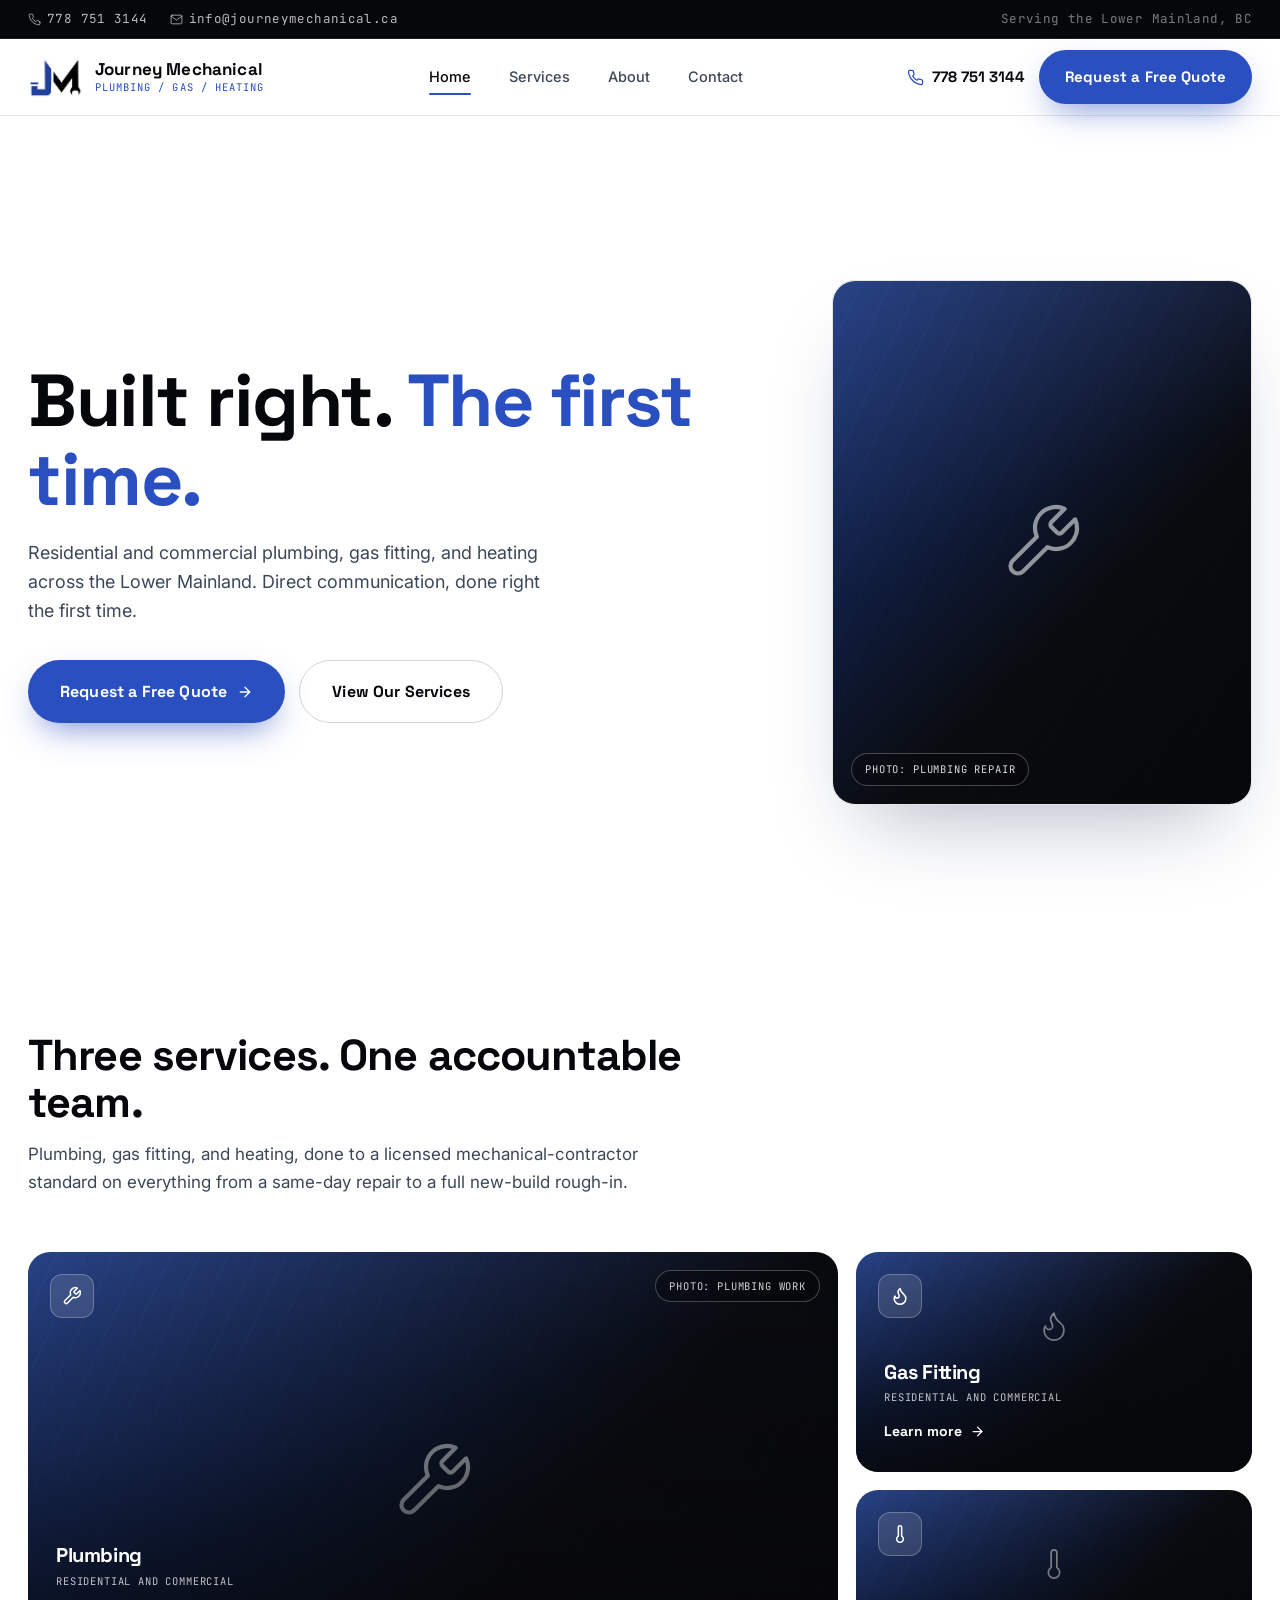
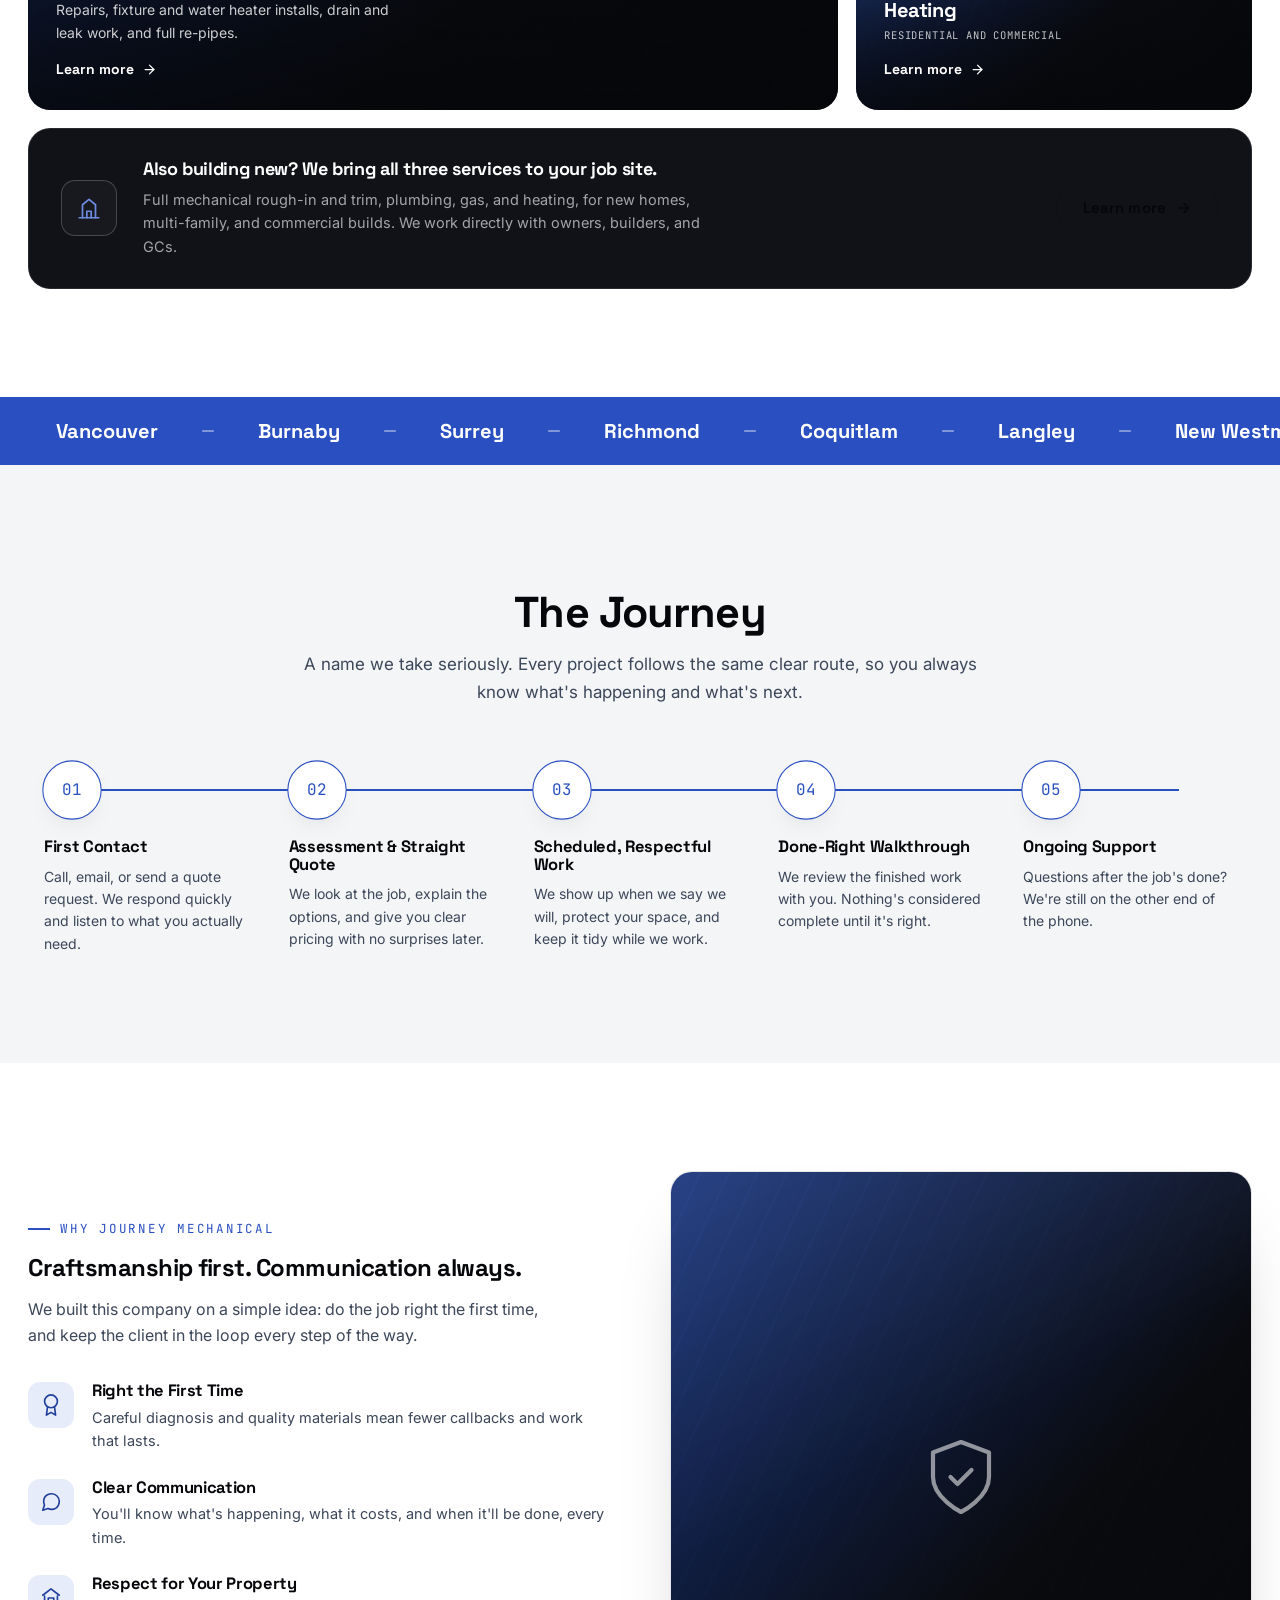
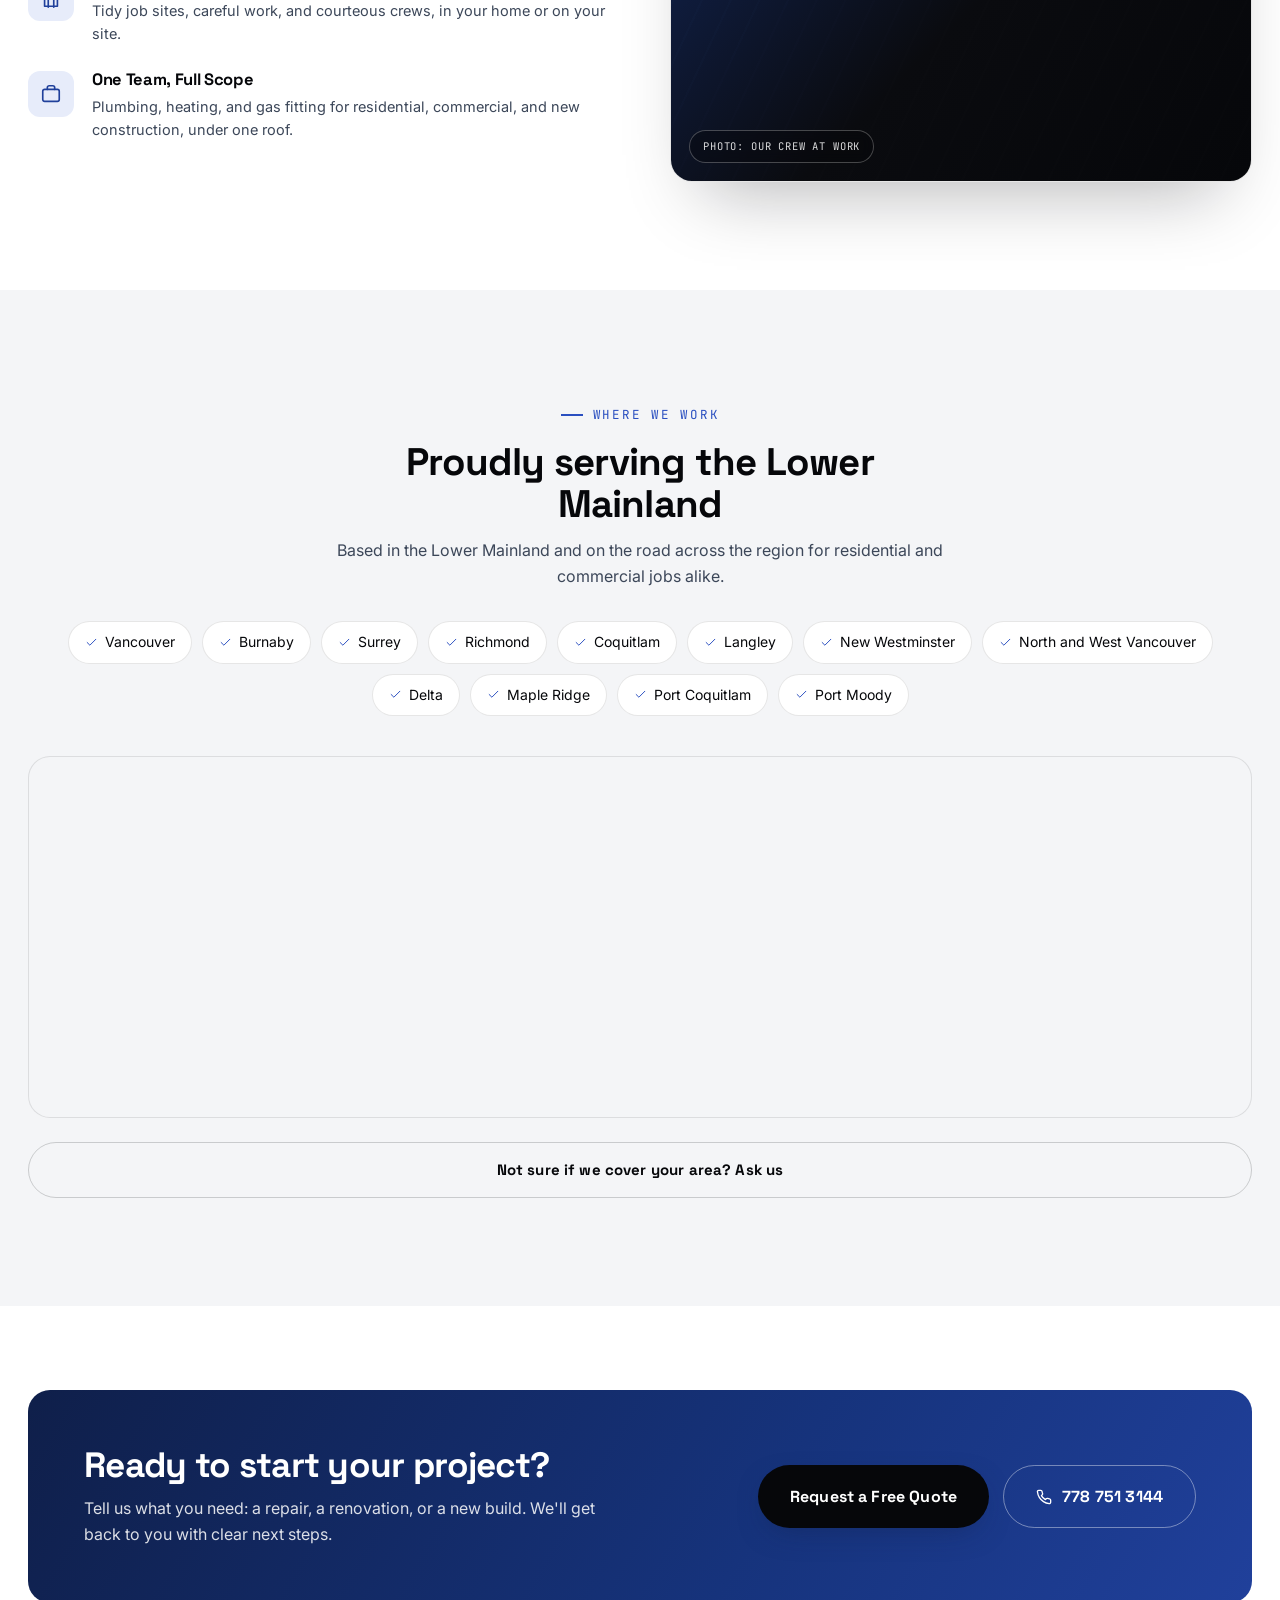
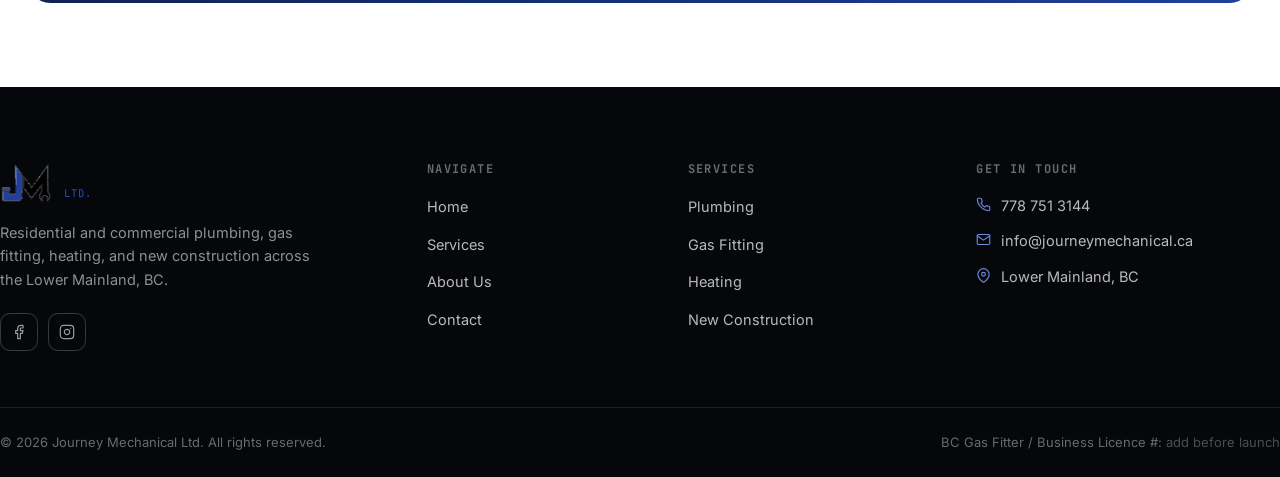
<file: index.html>
<!doctype html>
<html lang="en" class="no-js">
<head>
<meta charset="UTF-8">
<script>document.documentElement.classList.remove("no-js");</script>
<meta name="viewport" content="width=device-width, initial-scale=1.0">
<title>Journey Mechanical Ltd | Plumbing, Gas Fitting &amp; Heating, Lower Mainland BC</title>
<meta name="description" content="Journey Mechanical Ltd provides residential and commercial plumbing, gas fitting, heating, and new construction services across the Lower Mainland, BC. Done right the first time.">
<link rel="canonical" href="index.html">

<meta property="og:type" content="website">
<meta property="og:title" content="Journey Mechanical Ltd | Plumbing, Gas Fitting & Heating, Lower Mainland BC">
<meta property="og:description" content="Residential and commercial plumbing, gas fitting, heating, and new construction across the Lower Mainland, BC.">
<meta property="og:image" content="assets/logo-icon-512.png">

<link rel="icon" type="image/png" href="assets/favicon.png">
<link rel="apple-touch-icon" href="assets/apple-touch-icon.png">

<link rel="preconnect" href="https://fonts.googleapis.com">
<link rel="preconnect" href="https://fonts.gstatic.com" crossorigin>
<link href="https://fonts.googleapis.com/css2?family=Space+Grotesk:wght@500;600;700&family=Inter:wght@400;500;600;700&family=JetBrains+Mono:wght@400;500&display=swap" rel="stylesheet">
<link rel="stylesheet" href="css/style.css">

<script type="application/ld+json">
{
  "@context": "https://schema.org",
  "@type": "Plumber",
  "name": "Journey Mechanical Ltd",
  "image": "assets/logo-icon-512.png",
  "telephone": "+1-778-751-3144",
  "email": "info@journeymechanical.ca",
  "areaServed": ["Vancouver","Burnaby","Surrey","Richmond","Coquitlam","Langley","New Westminster","North Vancouver","West Vancouver","Delta","Maple Ridge","Port Coquitlam","Port Moody"],
  "priceRange": "$$",
  "sameAs": []
}
</script>
</head>
<body>

<a href="#main" class="sr-only" style="position:absolute;left:-9999px;">Skip to content</a>

<div class="topbar">
  <div class="container">
    <div class="topbar-links">
      <a href="tel:+17787513144">
        <svg viewBox="0 0 24 24" fill="none" stroke="currentColor" stroke-width="1.8" stroke-linecap="round" stroke-linejoin="round"><path d="M22 16.92v3a2 2 0 0 1-2.18 2 19.79 19.79 0 0 1-8.63-3.07 19.5 19.5 0 0 1-6-6 19.79 19.79 0 0 1-3.07-8.67A2 2 0 0 1 4.11 2h3a2 2 0 0 1 2 1.72c.13.96.36 1.9.7 2.81a2 2 0 0 1-.45 2.11L8.09 9.91a16 16 0 0 0 6 6l1.27-1.27a2 2 0 0 1 2.11-.45c.91.34 1.85.57 2.81.7A2 2 0 0 1 22 16.92z"/></svg>
        778 751 3144
      </a>
      <a href="mailto:info@journeymechanical.ca" class="hide-mobile">
        <svg viewBox="0 0 24 24" fill="none" stroke="currentColor" stroke-width="1.8" stroke-linecap="round" stroke-linejoin="round"><rect x="2" y="4" width="20" height="16" rx="2"/><path d="m22 6-10 7L2 6"/></svg>
        info@journeymechanical.ca
      </a>
    </div>
    <div class="topbar-area">Serving the Lower Mainland, BC</div>
  </div>
</div>

<header class="site-header">
  <div class="container">
    <a href="index.html" class="brand">
      <img src="assets/logo.png" alt="Journey Mechanical Ltd logo">
      <span class="brand-text">
        <span class="brand-name">Journey Mechanical</span>
        <span class="brand-sub">Plumbing / Gas / Heating</span>
      </span>
    </a>
    <nav class="main-nav" aria-label="Primary">
      <a href="index.html" class="is-active">Home</a>
      <a href="services.html">Services</a>
      <a href="about.html">About</a>
      <a href="contact.html">Contact</a>
    </nav>
    <div class="header-actions">
      <a href="tel:+17787513144" class="header-phone hide-mobile">
        <svg viewBox="0 0 24 24" fill="none" stroke="currentColor" stroke-width="1.8" stroke-linecap="round" stroke-linejoin="round"><path d="M22 16.92v3a2 2 0 0 1-2.18 2 19.79 19.79 0 0 1-8.63-3.07 19.5 19.5 0 0 1-6-6 19.79 19.79 0 0 1-3.07-8.67A2 2 0 0 1 4.11 2h3a2 2 0 0 1 2 1.72c.13.96.36 1.9.7 2.81a2 2 0 0 1-.45 2.11L8.09 9.91a16 16 0 0 0 6 6l1.27-1.27a2 2 0 0 1 2.11-.45c.91.34 1.85.57 2.81.7A2 2 0 0 1 22 16.92z"/></svg>
        <span>778 751 3144</span>
      </a>
      <a href="contact.html" class="btn btn-primary">Request a Free Quote</a>
      <button class="nav-toggle" aria-label="Open menu">
        <svg viewBox="0 0 24 24" fill="none" stroke="currentColor" stroke-width="1.8" stroke-linecap="round" stroke-linejoin="round"><line x1="3" y1="6" x2="21" y2="6"/><line x1="3" y1="12" x2="21" y2="12"/><line x1="3" y1="18" x2="21" y2="18"/></svg>
      </button>
    </div>
  </div>
</header>

<div class="mobile-nav">
  <div class="mobile-nav-top">
    <a href="index.html" class="brand">
      <img src="assets/logo.png" alt="Journey Mechanical Ltd logo" style="height:36px;">
    </a>
    <button class="mobile-nav-close" aria-label="Close menu">
      <svg viewBox="0 0 24 24" fill="none" stroke="currentColor" stroke-width="1.8" stroke-linecap="round" stroke-linejoin="round"><line x1="18" y1="6" x2="6" y2="18"/><line x1="6" y1="6" x2="18" y2="18"/></svg>
    </button>
  </div>
  <nav class="mobile-nav-links" aria-label="Mobile">
    <a href="index.html">Home <svg viewBox="0 0 24 24" fill="none" stroke="currentColor" stroke-width="1.8" stroke-linecap="round" stroke-linejoin="round"><line x1="5" y1="12" x2="19" y2="12"/><polyline points="12 5 19 12 12 19"/></svg></a>
    <a href="services.html">Services <svg viewBox="0 0 24 24" fill="none" stroke="currentColor" stroke-width="1.8" stroke-linecap="round" stroke-linejoin="round"><line x1="5" y1="12" x2="19" y2="12"/><polyline points="12 5 19 12 12 19"/></svg></a>
    <a href="about.html">About <svg viewBox="0 0 24 24" fill="none" stroke="currentColor" stroke-width="1.8" stroke-linecap="round" stroke-linejoin="round"><line x1="5" y1="12" x2="19" y2="12"/><polyline points="12 5 19 12 12 19"/></svg></a>
    <a href="contact.html">Contact <svg viewBox="0 0 24 24" fill="none" stroke="currentColor" stroke-width="1.8" stroke-linecap="round" stroke-linejoin="round"><line x1="5" y1="12" x2="19" y2="12"/><polyline points="12 5 19 12 12 19"/></svg></a>
  </nav>
  <div class="mobile-nav-foot">
    <a href="tel:+17787513144">
      <svg viewBox="0 0 24 24" fill="none" stroke="currentColor" stroke-width="1.8" stroke-linecap="round" stroke-linejoin="round"><path d="M22 16.92v3a2 2 0 0 1-2.18 2 19.79 19.79 0 0 1-8.63-3.07 19.5 19.5 0 0 1-6-6 19.79 19.79 0 0 1-3.07-8.67A2 2 0 0 1 4.11 2h3a2 2 0 0 1 2 1.72c.13.96.36 1.9.7 2.81a2 2 0 0 1-.45 2.11L8.09 9.91a16 16 0 0 0 6 6l1.27-1.27a2 2 0 0 1 2.11-.45c.91.34 1.85.57 2.81.7A2 2 0 0 1 22 16.92z"/></svg>
      778 751 3144
    </a>
    <a href="mailto:info@journeymechanical.ca">
      <svg viewBox="0 0 24 24" fill="none" stroke="currentColor" stroke-width="1.8" stroke-linecap="round" stroke-linejoin="round"><rect x="2" y="4" width="20" height="16" rx="2"/><path d="m22 6-10 7L2 6"/></svg>
      info@journeymechanical.ca
    </a>
  </div>
</div>

<main id="main">

<!-- ===================== HERO ===================== -->
<section class="hero">
  <div class="container">
    <div class="hero-inner">
      <div class="hero-copy">
        <h1>Built right. <em>The first time.</em></h1>
        <p class="hero-lede">Residential and commercial plumbing, gas fitting, and heating across the Lower Mainland. Direct communication, done right the first time.</p>
        <div class="hero-cta">
          <a href="contact.html" class="btn btn-primary btn-lg">
            Request a Free Quote
            <svg viewBox="0 0 24 24" fill="none" stroke="currentColor" stroke-width="2" stroke-linecap="round" stroke-linejoin="round"><line x1="5" y1="12" x2="19" y2="12"/><polyline points="12 5 19 12 12 19"/></svg>
          </a>
          <a href="#trades" class="btn btn-outline-dark btn-lg">View Our Services</a>
        </div>
      </div>

      <div class="hero-photo-panel">
        <div class="photo-slot">
          <svg class="photo-slot-icon" viewBox="0 0 24 24" fill="none" stroke="currentColor" stroke-width="1.2" stroke-linecap="round" stroke-linejoin="round"><path d="M14.7 6.3a1 1 0 0 0 0 1.4l1.6 1.6a1 1 0 0 0 1.4 0l3.77-3.77a6 6 0 0 1-7.94 7.94l-6.91 6.91a2.12 2.12 0 0 1-3-3l6.91-6.91a6 6 0 0 1 7.94-7.94l-3.76 3.76z"/></svg>
          <span class="photo-slot-tag">Photo: plumbing repair</span>
        </div>
      </div>
    </div>
  </div>
</section>

<!-- ===================== TRADES ===================== -->
<section class="section" id="trades">
  <div class="container">
    <div class="section-head reveal">
      <h2>Three services. One accountable team.</h2>
      <p>Plumbing, gas fitting, and heating, done to a licensed mechanical-contractor standard on everything from a same-day repair to a full new-build rough-in.</p>
    </div>

    <div class="trades-bento">
      <div class="trade-cell trade-cell-a reveal reveal-delay-1">
        <div class="photo-slot">
          <svg class="photo-slot-icon" viewBox="0 0 24 24" fill="none" stroke="currentColor" stroke-width="1.2" stroke-linecap="round" stroke-linejoin="round"><path d="M14.7 6.3a1 1 0 0 0 0 1.4l1.6 1.6a1 1 0 0 0 1.4 0l3.77-3.77a6 6 0 0 1-7.94 7.94l-6.91 6.91a2.12 2.12 0 0 1-3-3l6.91-6.91a6 6 0 0 1 7.94-7.94l-3.76 3.76z"/></svg>
          <span class="photo-slot-tag">Photo: plumbing work</span>
        </div>
        <div class="trade-cell-icon">
          <svg viewBox="0 0 24 24" fill="none" stroke="currentColor" stroke-width="1.8" stroke-linecap="round" stroke-linejoin="round"><path d="M14.7 6.3a1 1 0 0 0 0 1.4l1.6 1.6a1 1 0 0 0 1.4 0l3.77-3.77a6 6 0 0 1-7.94 7.94l-6.91 6.91a2.12 2.12 0 0 1-3-3l6.91-6.91a6 6 0 0 1 7.94-7.94l-3.76 3.76z"/></svg>
        </div>
        <div class="trade-cell-body">
          <h3>Plumbing</h3>
          <span class="trade-cell-tag">Residential and Commercial</span>
          <p>Repairs, fixture and water heater installs, drain and leak work, and full re-pipes.</p>
          <a href="services.html#plumbing" class="trade-cell-link">Learn more
            <svg viewBox="0 0 24 24" fill="none" stroke="currentColor" stroke-width="2" stroke-linecap="round" stroke-linejoin="round"><line x1="5" y1="12" x2="19" y2="12"/><polyline points="12 5 19 12 12 19"/></svg>
          </a>
        </div>
      </div>

      <div class="trade-cell trade-cell-b reveal reveal-delay-2">
        <div class="photo-slot">
          <svg class="photo-slot-icon" viewBox="0 0 24 24" fill="none" stroke="currentColor" stroke-width="1.2" stroke-linecap="round" stroke-linejoin="round"><path d="M8.5 14.5A2.5 2.5 0 0 0 11 12c0-1.38-.5-2-1-3-1.072-2.143-.224-4.054 2-6 .5 2.5 2 4.9 4 6.5 2 1.6 3 3.5 3 5.5a7 7 0 1 1-14 0c0-1.153.433-2.294 1-3a2.5 2.5 0 0 0 2.5 2.5z"/></svg>
          <span class="photo-slot-tag">Photo: gas fitting</span>
        </div>
        <div class="trade-cell-icon">
          <svg viewBox="0 0 24 24" fill="none" stroke="currentColor" stroke-width="1.8" stroke-linecap="round" stroke-linejoin="round"><path d="M8.5 14.5A2.5 2.5 0 0 0 11 12c0-1.38-.5-2-1-3-1.072-2.143-.224-4.054 2-6 .5 2.5 2 4.9 4 6.5 2 1.6 3 3.5 3 5.5a7 7 0 1 1-14 0c0-1.153.433-2.294 1-3a2.5 2.5 0 0 0 2.5 2.5z"/></svg>
        </div>
        <div class="trade-cell-body">
          <h3>Gas Fitting</h3>
          <span class="trade-cell-tag">Residential and Commercial</span>
          <a href="services.html#gas-fitting" class="trade-cell-link">Learn more
            <svg viewBox="0 0 24 24" fill="none" stroke="currentColor" stroke-width="2" stroke-linecap="round" stroke-linejoin="round"><line x1="5" y1="12" x2="19" y2="12"/><polyline points="12 5 19 12 12 19"/></svg>
          </a>
        </div>
      </div>

      <div class="trade-cell trade-cell-c reveal reveal-delay-3">
        <div class="photo-slot">
          <svg class="photo-slot-icon" viewBox="0 0 24 24" fill="none" stroke="currentColor" stroke-width="1.2" stroke-linecap="round" stroke-linejoin="round"><path d="M14 4v10.54a4 4 0 1 1-4 0V4a2 2 0 0 1 4 0z"/></svg>
          <span class="photo-slot-tag">Photo: heating install</span>
        </div>
        <div class="trade-cell-icon">
          <svg viewBox="0 0 24 24" fill="none" stroke="currentColor" stroke-width="1.8" stroke-linecap="round" stroke-linejoin="round"><path d="M14 4v10.54a4 4 0 1 1-4 0V4a2 2 0 0 1 4 0z"/></svg>
        </div>
        <div class="trade-cell-body">
          <h3>Heating</h3>
          <span class="trade-cell-tag">Residential and Commercial</span>
          <a href="services.html#heating" class="trade-cell-link">Learn more
            <svg viewBox="0 0 24 24" fill="none" stroke="currentColor" stroke-width="2" stroke-linecap="round" stroke-linejoin="round"><line x1="5" y1="12" x2="19" y2="12"/><polyline points="12 5 19 12 12 19"/></svg>
          </a>
        </div>
      </div>
    </div>

    <div class="construction-banner reveal reveal-delay-4">
      <div class="construction-banner-icon">
        <svg viewBox="0 0 24 24" fill="none" stroke="currentColor" stroke-width="1.6" stroke-linecap="round" stroke-linejoin="round"><path d="M3 21h18"/><path d="M6 21V9l6-5 6 5v12"/><path d="M10 21v-6h4v6"/></svg>
      </div>
      <div class="construction-banner-copy">
        <h3>Also building new? We bring all three services to your job site.</h3>
        <p>Full mechanical rough-in and trim, plumbing, gas, and heating, for new homes, multi-family, and commercial builds. We work directly with owners, builders, and GCs.</p>
      </div>
      <a href="services.html#new-construction" class="btn btn-outline-dark">
        Learn more
        <svg viewBox="0 0 24 24" fill="none" stroke="currentColor" stroke-width="2" stroke-linecap="round" stroke-linejoin="round"><line x1="5" y1="12" x2="19" y2="12"/><polyline points="12 5 19 12 12 19"/></svg>
      </a>
    </div>
  </div>
</section>

<!-- ===================== MARQUEE ===================== -->
<div class="marquee">
  <div class="marquee-track">
    <span>
      <span>Vancouver</span><svg viewBox="0 0 24 24" fill="none" stroke="currentColor" stroke-width="2" stroke-linecap="round"><line x1="4" y1="12" x2="20" y2="12"/></svg>
      <span>Burnaby</span><svg viewBox="0 0 24 24" fill="none" stroke="currentColor" stroke-width="2" stroke-linecap="round"><line x1="4" y1="12" x2="20" y2="12"/></svg>
      <span>Surrey</span><svg viewBox="0 0 24 24" fill="none" stroke="currentColor" stroke-width="2" stroke-linecap="round"><line x1="4" y1="12" x2="20" y2="12"/></svg>
      <span>Richmond</span><svg viewBox="0 0 24 24" fill="none" stroke="currentColor" stroke-width="2" stroke-linecap="round"><line x1="4" y1="12" x2="20" y2="12"/></svg>
      <span>Coquitlam</span><svg viewBox="0 0 24 24" fill="none" stroke="currentColor" stroke-width="2" stroke-linecap="round"><line x1="4" y1="12" x2="20" y2="12"/></svg>
      <span>Langley</span><svg viewBox="0 0 24 24" fill="none" stroke="currentColor" stroke-width="2" stroke-linecap="round"><line x1="4" y1="12" x2="20" y2="12"/></svg>
      <span>New Westminster</span><svg viewBox="0 0 24 24" fill="none" stroke="currentColor" stroke-width="2" stroke-linecap="round"><line x1="4" y1="12" x2="20" y2="12"/></svg>
    </span>
    <span>
      <span>Vancouver</span><svg viewBox="0 0 24 24" fill="none" stroke="currentColor" stroke-width="2" stroke-linecap="round"><line x1="4" y1="12" x2="20" y2="12"/></svg>
      <span>Burnaby</span><svg viewBox="0 0 24 24" fill="none" stroke="currentColor" stroke-width="2" stroke-linecap="round"><line x1="4" y1="12" x2="20" y2="12"/></svg>
      <span>Surrey</span><svg viewBox="0 0 24 24" fill="none" stroke="currentColor" stroke-width="2" stroke-linecap="round"><line x1="4" y1="12" x2="20" y2="12"/></svg>
      <span>Richmond</span><svg viewBox="0 0 24 24" fill="none" stroke="currentColor" stroke-width="2" stroke-linecap="round"><line x1="4" y1="12" x2="20" y2="12"/></svg>
      <span>Coquitlam</span><svg viewBox="0 0 24 24" fill="none" stroke="currentColor" stroke-width="2" stroke-linecap="round"><line x1="4" y1="12" x2="20" y2="12"/></svg>
      <span>Langley</span><svg viewBox="0 0 24 24" fill="none" stroke="currentColor" stroke-width="2" stroke-linecap="round"><line x1="4" y1="12" x2="20" y2="12"/></svg>
      <span>New Westminster</span><svg viewBox="0 0 24 24" fill="none" stroke="currentColor" stroke-width="2" stroke-linecap="round"><line x1="4" y1="12" x2="20" y2="12"/></svg>
    </span>
  </div>
</div>

<!-- ===================== THE JOURNEY / PROCESS ===================== -->
<section class="section section-tint">
  <div class="container">
    <div class="section-head center reveal">
      <h2>The Journey</h2>
      <p>A name we take seriously. Every project follows the same clear route, so you always know what's happening and what's next.</p>
    </div>

    <div class="journey">
      <div class="journey-track"></div>
      <div class="journey-track-fill"></div>

      <div class="journey-step">
        <div class="journey-num">01</div>
        <h3>First Contact</h3>
        <p>Call, email, or send a quote request. We respond quickly and listen to what you actually need.</p>
      </div>
      <div class="journey-step">
        <div class="journey-num">02</div>
        <h3>Assessment &amp; Straight Quote</h3>
        <p>We look at the job, explain the options, and give you clear pricing with no surprises later.</p>
      </div>
      <div class="journey-step">
        <div class="journey-num">03</div>
        <h3>Scheduled, Respectful Work</h3>
        <p>We show up when we say we will, protect your space, and keep it tidy while we work.</p>
      </div>
      <div class="journey-step">
        <div class="journey-num">04</div>
        <h3>Done-Right Walkthrough</h3>
        <p>We review the finished work with you. Nothing's considered complete until it's right.</p>
      </div>
      <div class="journey-step">
        <div class="journey-num">05</div>
        <h3>Ongoing Support</h3>
        <p>Questions after the job's done? We're still on the other end of the phone.</p>
      </div>
    </div>
  </div>
</section>

<!-- ===================== WHY US ===================== -->
<section class="section">
  <div class="container">
    <div class="why-grid">
      <div class="reveal">
        <span class="eyebrow">Why Journey Mechanical</span>
        <h2 style="margin-top:16px;">Craftsmanship first. Communication always.</h2>
        <p style="margin-top:16px;color:var(--slate-700);font-size:16px;max-width:520px;">We built this company on a simple idea: do the job right the first time, and keep the client in the loop every step of the way.</p>

        <div class="value-list">
          <div class="value-item">
            <div class="value-icon">
              <svg viewBox="0 0 24 24" fill="none" stroke="currentColor" stroke-width="1.8" stroke-linecap="round" stroke-linejoin="round"><circle cx="12" cy="8" r="7"/><polyline points="8.21 13.89 7 23 12 20 17 23 15.79 13.88"/></svg>
            </div>
            <div>
              <h3>Right the First Time</h3>
              <p>Careful diagnosis and quality materials mean fewer callbacks and work that lasts.</p>
            </div>
          </div>
          <div class="value-item">
            <div class="value-icon">
              <svg viewBox="0 0 24 24" fill="none" stroke="currentColor" stroke-width="1.8" stroke-linecap="round" stroke-linejoin="round"><path d="M21 11.5a8.38 8.38 0 0 1-.9 3.8 8.5 8.5 0 0 1-7.6 4.7 8.38 8.38 0 0 1-3.8-.9L3 21l1.9-5.7a8.38 8.38 0 0 1-.9-3.8 8.5 8.5 0 0 1 4.7-7.6 8.38 8.38 0 0 1 3.8-.9h.5a8.48 8.48 0 0 1 8 8v.5z"/></svg>
            </div>
            <div>
              <h3>Clear Communication</h3>
              <p>You'll know what's happening, what it costs, and when it'll be done, every time.</p>
            </div>
          </div>
          <div class="value-item">
            <div class="value-icon">
              <svg viewBox="0 0 24 24" fill="none" stroke="currentColor" stroke-width="1.8" stroke-linecap="round" stroke-linejoin="round"><path d="M3 9l9-7 9 7"/><path d="M9 22V12h6v10"/><path d="M5 10v11h14V10"/></svg>
            </div>
            <div>
              <h3>Respect for Your Property</h3>
              <p>Tidy job sites, careful work, and courteous crews, in your home or on your site.</p>
            </div>
          </div>
          <div class="value-item">
            <div class="value-icon">
              <svg viewBox="0 0 24 24" fill="none" stroke="currentColor" stroke-width="1.8" stroke-linecap="round" stroke-linejoin="round"><rect x="3" y="7" width="18" height="13" rx="2"/><path d="M8 7V5a2 2 0 0 1 2-2h4a2 2 0 0 1 2 2v2"/></svg>
            </div>
            <div>
              <h3>One Team, Full Scope</h3>
              <p>Plumbing, heating, and gas fitting for residential, commercial, and new construction, under one roof.</p>
            </div>
          </div>
        </div>
      </div>

      <div class="why-photo reveal reveal-delay-2">
        <div class="photo-slot">
          <svg class="photo-slot-icon" viewBox="0 0 24 24" fill="none" stroke="currentColor" stroke-width="1.2" stroke-linecap="round" stroke-linejoin="round"><path d="M12 22s8-4 8-10V5l-8-3-8 3v7c0 6 8 10 8 10z"/><polyline points="9 12 11 14 15 10"/></svg>
          <span class="photo-slot-tag">Photo: our crew at work</span>
        </div>
      </div>
    </div>
  </div>
</section>

<!-- ===================== SERVICE AREA ===================== -->
<section class="section section-tint" id="area">
  <div class="container">
    <div class="area-stack reveal">
      <span class="eyebrow">Where We Work</span>
      <h2 style="font-size:clamp(1.8rem,3.2vw,2.4rem);margin-top:16px;">Proudly serving the Lower Mainland</h2>
      <p style="margin-top:14px;color:var(--slate-700);font-size:16px;">Based in the Lower Mainland and on the road across the region for residential and commercial jobs alike.</p>
    </div>
    <ul class="city-pills reveal reveal-delay-1">
      <li><svg viewBox="0 0 24 24" fill="none" stroke="currentColor" stroke-width="1.8" stroke-linecap="round" stroke-linejoin="round"><polyline points="20 6 9 17 4 12"/></svg>Vancouver</li>
      <li><svg viewBox="0 0 24 24" fill="none" stroke="currentColor" stroke-width="1.8" stroke-linecap="round" stroke-linejoin="round"><polyline points="20 6 9 17 4 12"/></svg>Burnaby</li>
      <li><svg viewBox="0 0 24 24" fill="none" stroke="currentColor" stroke-width="1.8" stroke-linecap="round" stroke-linejoin="round"><polyline points="20 6 9 17 4 12"/></svg>Surrey</li>
      <li><svg viewBox="0 0 24 24" fill="none" stroke="currentColor" stroke-width="1.8" stroke-linecap="round" stroke-linejoin="round"><polyline points="20 6 9 17 4 12"/></svg>Richmond</li>
      <li><svg viewBox="0 0 24 24" fill="none" stroke="currentColor" stroke-width="1.8" stroke-linecap="round" stroke-linejoin="round"><polyline points="20 6 9 17 4 12"/></svg>Coquitlam</li>
      <li><svg viewBox="0 0 24 24" fill="none" stroke="currentColor" stroke-width="1.8" stroke-linecap="round" stroke-linejoin="round"><polyline points="20 6 9 17 4 12"/></svg>Langley</li>
      <li><svg viewBox="0 0 24 24" fill="none" stroke="currentColor" stroke-width="1.8" stroke-linecap="round" stroke-linejoin="round"><polyline points="20 6 9 17 4 12"/></svg>New Westminster</li>
      <li><svg viewBox="0 0 24 24" fill="none" stroke="currentColor" stroke-width="1.8" stroke-linecap="round" stroke-linejoin="round"><polyline points="20 6 9 17 4 12"/></svg>North and West Vancouver</li>
      <li><svg viewBox="0 0 24 24" fill="none" stroke="currentColor" stroke-width="1.8" stroke-linecap="round" stroke-linejoin="round"><polyline points="20 6 9 17 4 12"/></svg>Delta</li>
      <li><svg viewBox="0 0 24 24" fill="none" stroke="currentColor" stroke-width="1.8" stroke-linecap="round" stroke-linejoin="round"><polyline points="20 6 9 17 4 12"/></svg>Maple Ridge</li>
      <li><svg viewBox="0 0 24 24" fill="none" stroke="currentColor" stroke-width="1.8" stroke-linecap="round" stroke-linejoin="round"><polyline points="20 6 9 17 4 12"/></svg>Port Coquitlam</li>
      <li><svg viewBox="0 0 24 24" fill="none" stroke="currentColor" stroke-width="1.8" stroke-linecap="round" stroke-linejoin="round"><polyline points="20 6 9 17 4 12"/></svg>Port Moody</li>
    </ul>
    <div class="map-frame area-map-full reveal reveal-delay-2">
      <iframe src="https://maps.google.com/maps?q=Lower%20Mainland%2C%20British%20Columbia%2C%20Canada&t=&z=9&ie=UTF8&iwloc=&output=embed" loading="lazy" referrerpolicy="no-referrer-when-downgrade" title="Journey Mechanical Ltd service area map, Lower Mainland BC"></iframe>
    </div>
    <a href="contact.html" class="btn btn-outline-dark area-ask">Not sure if we cover your area? Ask us</a>
  </div>
</section>

<!-- ===================== CTA BANNER ===================== -->
<section class="section-tight">
  <div class="container">
    <div class="cta-banner reveal">
      <div class="cta-banner-copy">
        <h2>Ready to start your project?</h2>
        <p>Tell us what you need: a repair, a renovation, or a new build. We'll get back to you with clear next steps.</p>
      </div>
      <div class="cta-banner-actions">
        <a href="contact.html" class="btn btn-primary btn-lg">Request a Free Quote</a>
        <a href="tel:+17787513144" class="btn btn-ghost btn-lg">
          <svg viewBox="0 0 24 24" fill="none" stroke="currentColor" stroke-width="2" stroke-linecap="round" stroke-linejoin="round"><path d="M22 16.92v3a2 2 0 0 1-2.18 2 19.79 19.79 0 0 1-8.63-3.07 19.5 19.5 0 0 1-6-6 19.79 19.79 0 0 1-3.07-8.67A2 2 0 0 1 4.11 2h3a2 2 0 0 1 2 1.72c.13.96.36 1.9.7 2.81a2 2 0 0 1-.45 2.11L8.09 9.91a16 16 0 0 0 6 6l1.27-1.27a2 2 0 0 1 2.11-.45c.91.34 1.85.57 2.81.7A2 2 0 0 1 22 16.92z"/></svg>
          778 751 3144
        </a>
      </div>
    </div>
  </div>
</section>

</main>

<footer class="site-footer">
  <div class="container footer-top">
    <div class="footer-grid">
      <div class="footer-brand">
        <a href="index.html" class="brand">
          <img src="assets/logo.png" alt="Journey Mechanical Ltd logo" style="height:40px;">
          <span class="brand-text">
            <span class="brand-name">Journey Mechanical</span>
            <span class="brand-sub">Ltd.</span>
          </span>
        </a>
        <p>Residential and commercial plumbing, gas fitting, heating, and new construction across the Lower Mainland, BC.</p>
        <div class="footer-social">
          <a href="#" aria-label="Facebook"><svg viewBox="0 0 24 24" fill="none" stroke="currentColor" stroke-width="1.8" stroke-linecap="round" stroke-linejoin="round"><path d="M18 2h-3a5 5 0 0 0-5 5v3H7v4h3v8h4v-8h3l1-4h-4V7a1 1 0 0 1 1-1h3z"/></svg></a>
          <a href="#" aria-label="Instagram"><svg viewBox="0 0 24 24" fill="none" stroke="currentColor" stroke-width="1.8" stroke-linecap="round" stroke-linejoin="round"><rect x="2" y="2" width="20" height="20" rx="5"/><path d="M16 11.37A4 4 0 1 1 12.63 8 4 4 0 0 1 16 11.37z"/><line x1="17.5" y1="6.5" x2="17.51" y2="6.5"/></svg></a>
        </div>
      </div>
      <div class="footer-col">
        <h4>Navigate</h4>
        <ul>
          <li><a href="index.html">Home</a></li>
          <li><a href="services.html">Services</a></li>
          <li><a href="about.html">About Us</a></li>
          <li><a href="contact.html">Contact</a></li>
        </ul>
      </div>
      <div class="footer-col">
        <h4>Services</h4>
        <ul>
          <li><a href="services.html#plumbing">Plumbing</a></li>
          <li><a href="services.html#gas-fitting">Gas Fitting</a></li>
          <li><a href="services.html#heating">Heating</a></li>
          <li><a href="services.html#new-construction">New Construction</a></li>
        </ul>
      </div>
      <div class="footer-col">
        <h4>Get In Touch</h4>
        <ul>
          <li class="contact-line"><svg viewBox="0 0 24 24" fill="none" stroke="currentColor" stroke-width="1.8" stroke-linecap="round" stroke-linejoin="round"><path d="M22 16.92v3a2 2 0 0 1-2.18 2 19.79 19.79 0 0 1-8.63-3.07 19.5 19.5 0 0 1-6-6 19.79 19.79 0 0 1-3.07-8.67A2 2 0 0 1 4.11 2h3a2 2 0 0 1 2 1.72c.13.96.36 1.9.7 2.81a2 2 0 0 1-.45 2.11L8.09 9.91a16 16 0 0 0 6 6l1.27-1.27a2 2 0 0 1 2.11-.45c.91.34 1.85.57 2.81.7A2 2 0 0 1 22 16.92z"/></svg><a href="tel:+17787513144">778 751 3144</a></li>
          <li class="contact-line"><svg viewBox="0 0 24 24" fill="none" stroke="currentColor" stroke-width="1.8" stroke-linecap="round" stroke-linejoin="round"><rect x="2" y="4" width="20" height="16" rx="2"/><path d="m22 6-10 7L2 6"/></svg><a href="mailto:info@journeymechanical.ca">info@journeymechanical.ca</a></li>
          <li class="contact-line"><svg viewBox="0 0 24 24" fill="none" stroke="currentColor" stroke-width="1.8" stroke-linecap="round" stroke-linejoin="round"><path d="M21 10c0 7-9 13-9 13s-9-6-9-13a9 9 0 0 1 18 0z"/><circle cx="12" cy="10" r="3"/></svg><span>Lower Mainland, BC</span></li>
        </ul>
      </div>
    </div>
  </div>
  <div class="container footer-bottom">
    <span>&copy; <span id="year">2026</span> Journey Mechanical Ltd. All rights reserved.</span>
    <div class="footer-legal">
      <span>BC Gas Fitter / Business Licence #: <em style="font-style:normal;opacity:.7;">add before launch</em></span>
    </div>
  </div>
</footer>

<script src="js/main.js"></script>
</body>
</html>
</file>
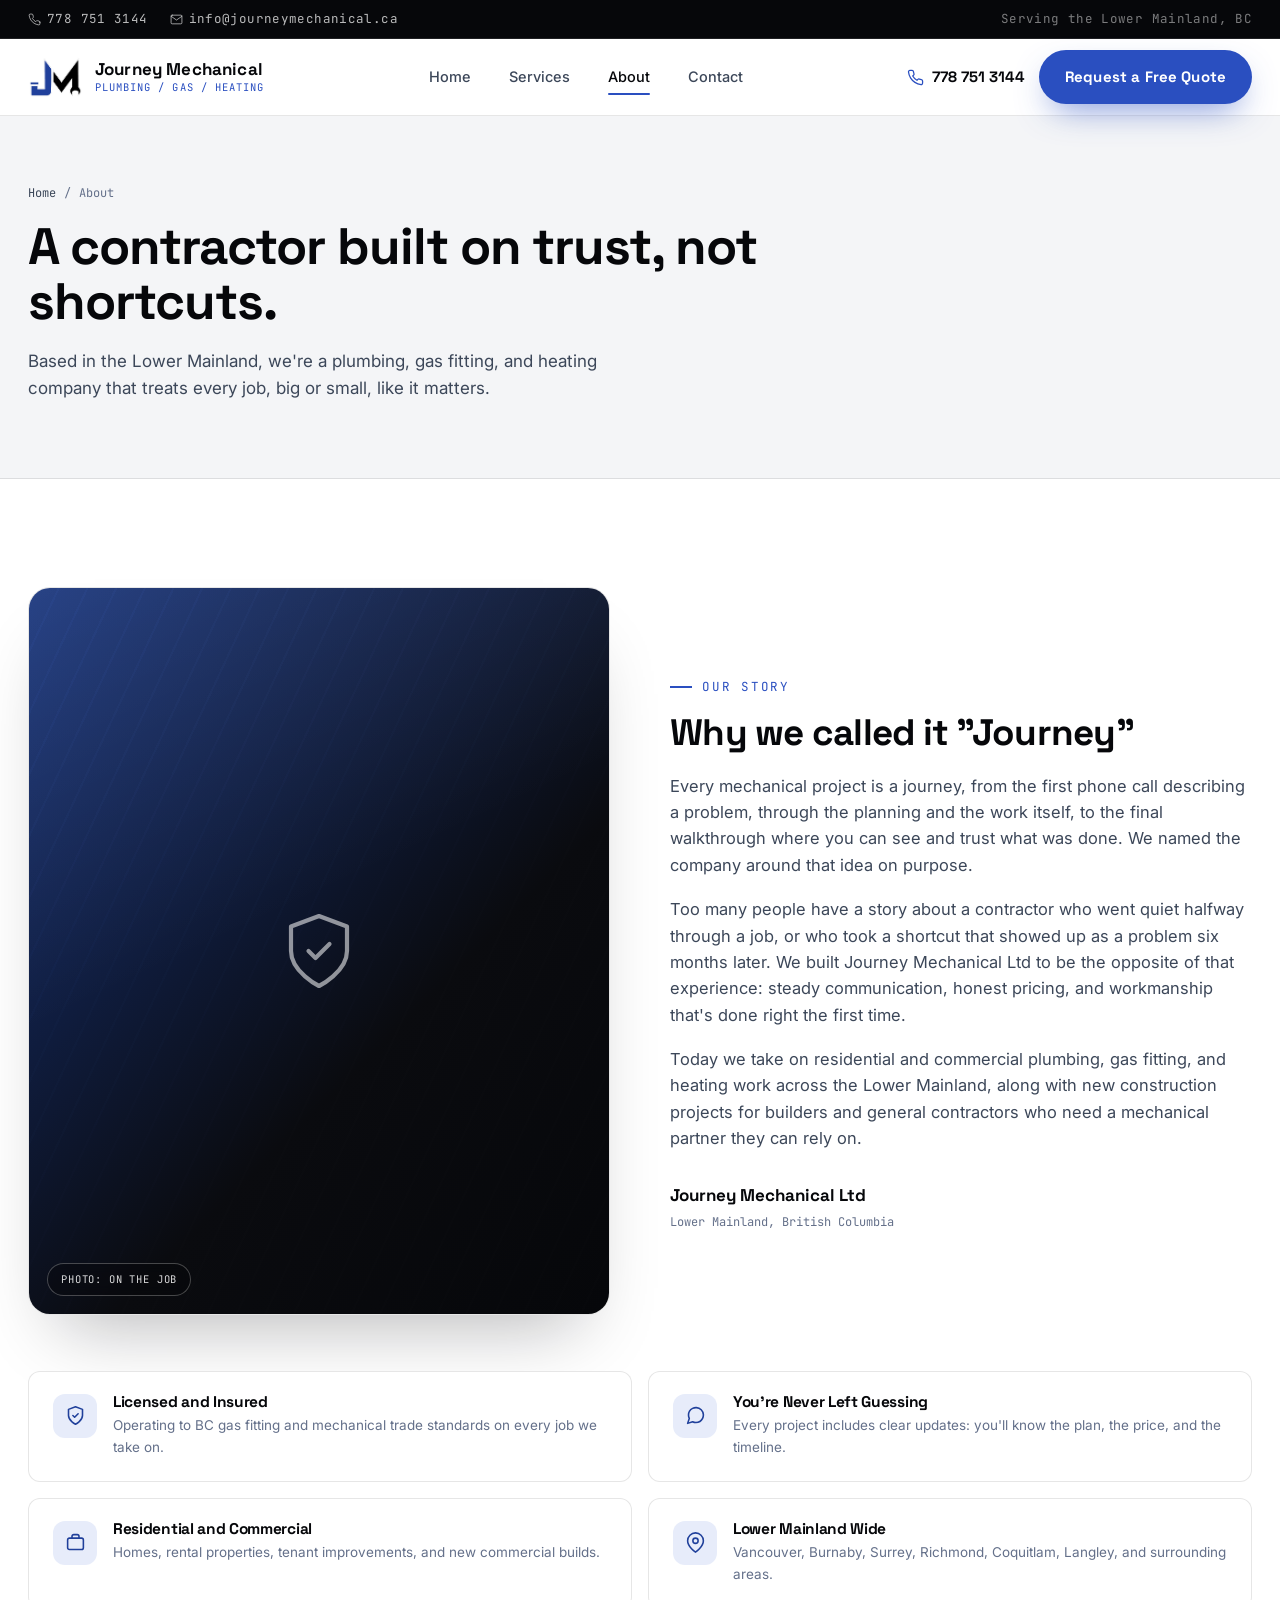
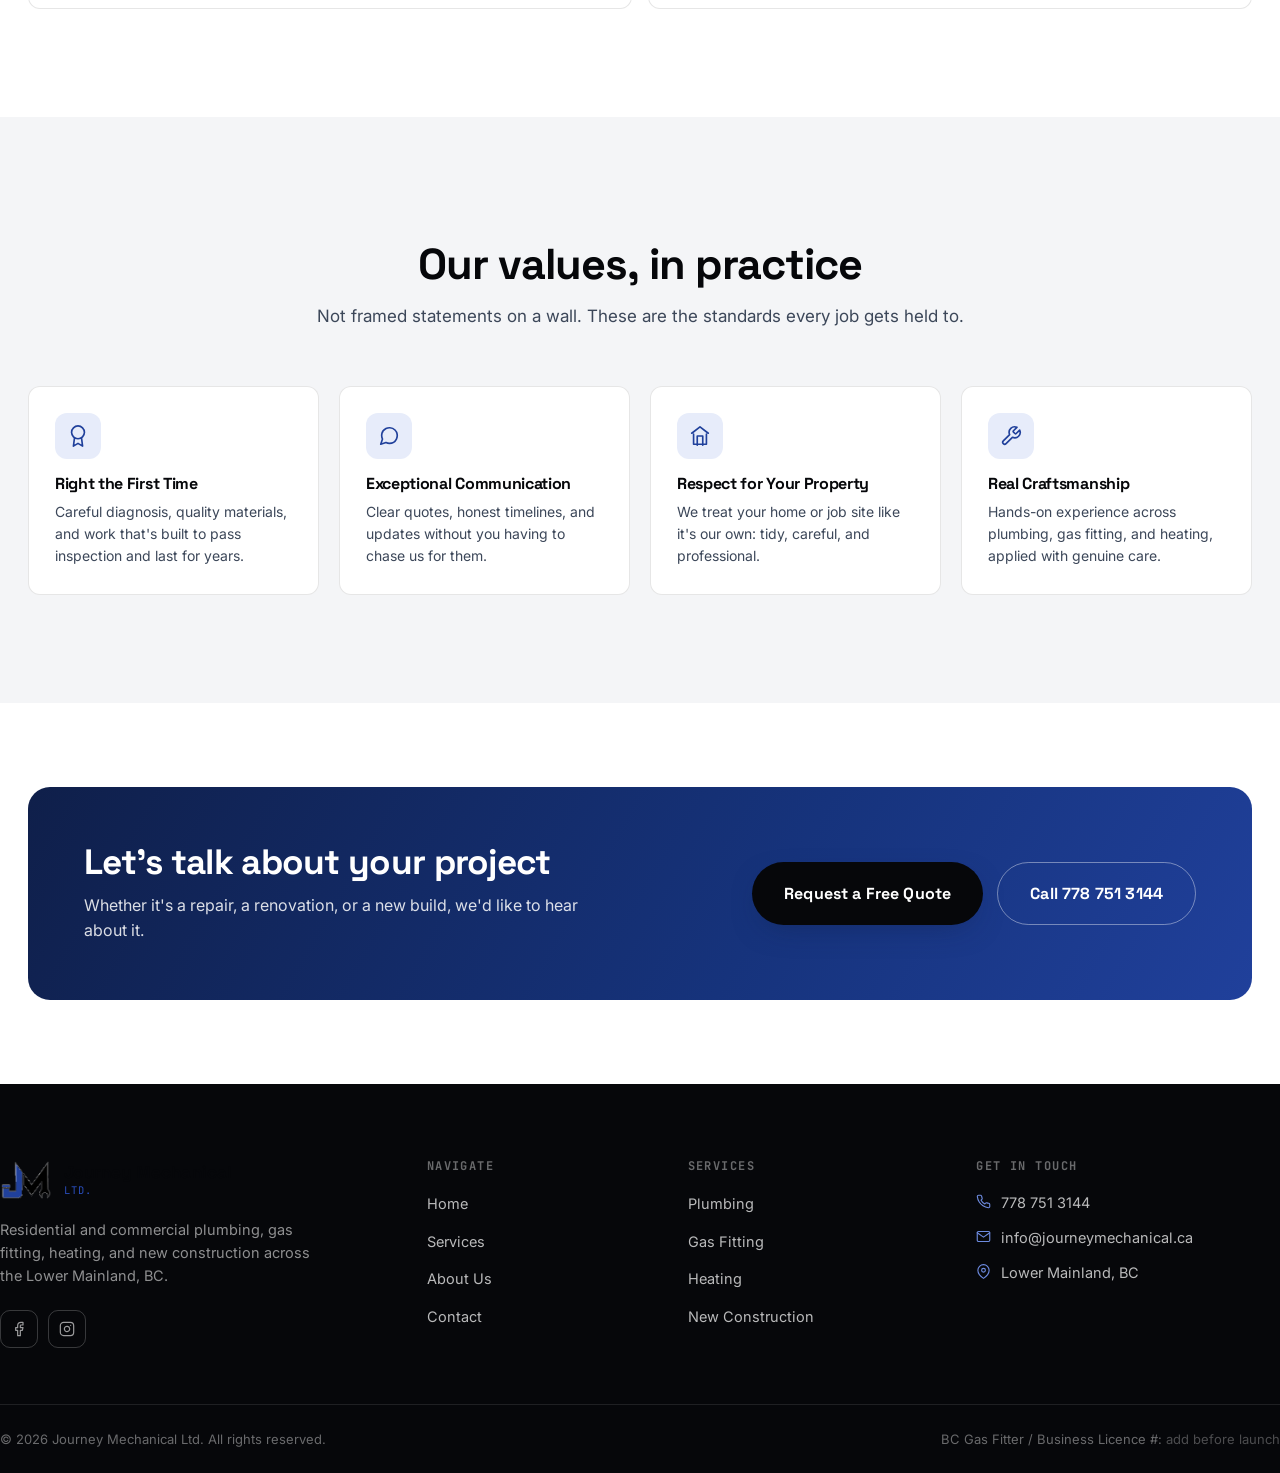
<file: about.html>
<!doctype html>
<html lang="en" class="no-js">
<head>
<meta charset="UTF-8">
<script>document.documentElement.classList.remove("no-js");</script>
<meta name="viewport" content="width=device-width, initial-scale=1.0">
<title>About Us | Journey Mechanical Ltd, Lower Mainland BC</title>
<meta name="description" content="Journey Mechanical Ltd is a Lower Mainland, BC plumbing, gas fitting, and heating contractor built on doing the job right the first time and clear communication throughout every project.">
<link rel="canonical" href="about.html">

<link rel="icon" type="image/png" href="assets/favicon.png">
<link rel="apple-touch-icon" href="assets/apple-touch-icon.png">

<link rel="preconnect" href="https://fonts.googleapis.com">
<link rel="preconnect" href="https://fonts.gstatic.com" crossorigin>
<link href="https://fonts.googleapis.com/css2?family=Space+Grotesk:wght@500;600;700&family=Inter:wght@400;500;600;700&family=JetBrains+Mono:wght@400;500&display=swap" rel="stylesheet">
<link rel="stylesheet" href="css/style.css">
</head>
<body>

<a href="#main" class="sr-only" style="position:absolute;left:-9999px;">Skip to content</a>

<div class="topbar">
  <div class="container">
    <div class="topbar-links">
      <a href="tel:+17787513144">
        <svg viewBox="0 0 24 24" fill="none" stroke="currentColor" stroke-width="1.8" stroke-linecap="round" stroke-linejoin="round"><path d="M22 16.92v3a2 2 0 0 1-2.18 2 19.79 19.79 0 0 1-8.63-3.07 19.5 19.5 0 0 1-6-6 19.79 19.79 0 0 1-3.07-8.67A2 2 0 0 1 4.11 2h3a2 2 0 0 1 2 1.72c.13.96.36 1.9.7 2.81a2 2 0 0 1-.45 2.11L8.09 9.91a16 16 0 0 0 6 6l1.27-1.27a2 2 0 0 1 2.11-.45c.91.34 1.85.57 2.81.7A2 2 0 0 1 22 16.92z"/></svg>
        778 751 3144
      </a>
      <a href="mailto:info@journeymechanical.ca" class="hide-mobile">
        <svg viewBox="0 0 24 24" fill="none" stroke="currentColor" stroke-width="1.8" stroke-linecap="round" stroke-linejoin="round"><rect x="2" y="4" width="20" height="16" rx="2"/><path d="m22 6-10 7L2 6"/></svg>
        info@journeymechanical.ca
      </a>
    </div>
    <div class="topbar-area">Serving the Lower Mainland, BC</div>
  </div>
</div>

<header class="site-header">
  <div class="container">
    <a href="index.html" class="brand">
      <img src="assets/logo.png" alt="Journey Mechanical Ltd logo">
      <span class="brand-text">
        <span class="brand-name">Journey Mechanical</span>
        <span class="brand-sub">Plumbing / Gas / Heating</span>
      </span>
    </a>
    <nav class="main-nav" aria-label="Primary">
      <a href="index.html">Home</a>
      <a href="services.html">Services</a>
      <a href="about.html" class="is-active">About</a>
      <a href="contact.html">Contact</a>
    </nav>
    <div class="header-actions">
      <a href="tel:+17787513144" class="header-phone hide-mobile">
        <svg viewBox="0 0 24 24" fill="none" stroke="currentColor" stroke-width="1.8" stroke-linecap="round" stroke-linejoin="round"><path d="M22 16.92v3a2 2 0 0 1-2.18 2 19.79 19.79 0 0 1-8.63-3.07 19.5 19.5 0 0 1-6-6 19.79 19.79 0 0 1-3.07-8.67A2 2 0 0 1 4.11 2h3a2 2 0 0 1 2 1.72c.13.96.36 1.9.7 2.81a2 2 0 0 1-.45 2.11L8.09 9.91a16 16 0 0 0 6 6l1.27-1.27a2 2 0 0 1 2.11-.45c.91.34 1.85.57 2.81.7A2 2 0 0 1 22 16.92z"/></svg>
        <span>778 751 3144</span>
      </a>
      <a href="contact.html" class="btn btn-primary">Request a Free Quote</a>
      <button class="nav-toggle" aria-label="Open menu">
        <svg viewBox="0 0 24 24" fill="none" stroke="currentColor" stroke-width="1.8" stroke-linecap="round" stroke-linejoin="round"><line x1="3" y1="6" x2="21" y2="6"/><line x1="3" y1="12" x2="21" y2="12"/><line x1="3" y1="18" x2="21" y2="18"/></svg>
      </button>
    </div>
  </div>
</header>

<div class="mobile-nav">
  <div class="mobile-nav-top">
    <a href="index.html" class="brand"><img src="assets/logo.png" alt="Journey Mechanical Ltd logo" style="height:36px;"></a>
    <button class="mobile-nav-close" aria-label="Close menu">
      <svg viewBox="0 0 24 24" fill="none" stroke="currentColor" stroke-width="1.8" stroke-linecap="round" stroke-linejoin="round"><line x1="18" y1="6" x2="6" y2="18"/><line x1="6" y1="6" x2="18" y2="18"/></svg>
    </button>
  </div>
  <nav class="mobile-nav-links" aria-label="Mobile">
    <a href="index.html">Home <svg viewBox="0 0 24 24" fill="none" stroke="currentColor" stroke-width="1.8" stroke-linecap="round" stroke-linejoin="round"><line x1="5" y1="12" x2="19" y2="12"/><polyline points="12 5 19 12 12 19"/></svg></a>
    <a href="services.html">Services <svg viewBox="0 0 24 24" fill="none" stroke="currentColor" stroke-width="1.8" stroke-linecap="round" stroke-linejoin="round"><line x1="5" y1="12" x2="19" y2="12"/><polyline points="12 5 19 12 12 19"/></svg></a>
    <a href="about.html">About <svg viewBox="0 0 24 24" fill="none" stroke="currentColor" stroke-width="1.8" stroke-linecap="round" stroke-linejoin="round"><line x1="5" y1="12" x2="19" y2="12"/><polyline points="12 5 19 12 12 19"/></svg></a>
    <a href="contact.html">Contact <svg viewBox="0 0 24 24" fill="none" stroke="currentColor" stroke-width="1.8" stroke-linecap="round" stroke-linejoin="round"><line x1="5" y1="12" x2="19" y2="12"/><polyline points="12 5 19 12 12 19"/></svg></a>
  </nav>
  <div class="mobile-nav-foot">
    <a href="tel:+17787513144"><svg viewBox="0 0 24 24" fill="none" stroke="currentColor" stroke-width="1.8" stroke-linecap="round" stroke-linejoin="round"><path d="M22 16.92v3a2 2 0 0 1-2.18 2 19.79 19.79 0 0 1-8.63-3.07 19.5 19.5 0 0 1-6-6 19.79 19.79 0 0 1-3.07-8.67A2 2 0 0 1 4.11 2h3a2 2 0 0 1 2 1.72c.13.96.36 1.9.7 2.81a2 2 0 0 1-.45 2.11L8.09 9.91a16 16 0 0 0 6 6l1.27-1.27a2 2 0 0 1 2.11-.45c.91.34 1.85.57 2.81.7A2 2 0 0 1 22 16.92z"/></svg>778 751 3144</a>
    <a href="mailto:info@journeymechanical.ca"><svg viewBox="0 0 24 24" fill="none" stroke="currentColor" stroke-width="1.8" stroke-linecap="round" stroke-linejoin="round"><rect x="2" y="4" width="20" height="16" rx="2"/><path d="m22 6-10 7L2 6"/></svg>info@journeymechanical.ca</a>
  </div>
</div>

<main id="main">

<section class="page-hero">
  <div class="container">
    <div class="page-hero-inner">
      <div class="breadcrumb"><a href="index.html">Home</a><span>/</span><span>About</span></div>
      <h1>A contractor built on trust, not shortcuts.</h1>
      <p>Based in the Lower Mainland, we're a plumbing, gas fitting, and heating company that treats every job, big or small, like it matters.</p>
    </div>
  </div>
</section>

<section class="section">
  <div class="container">
    <div class="story-grid">
      <div class="story-photo reveal">
        <div class="photo-slot">
          <svg class="photo-slot-icon" viewBox="0 0 24 24" fill="none" stroke="currentColor" stroke-width="1.2" stroke-linecap="round" stroke-linejoin="round"><path d="M12 22s8-4 8-10V5l-8-3-8 3v7c0 6 8 10 8 10z"/><polyline points="9 12 11 14 15 10"/></svg>
          <span class="photo-slot-tag">Photo: on the job</span>
        </div>
      </div>
      <div class="story-copy reveal reveal-delay-2">
        <span class="eyebrow">Our Story</span>
        <h2 style="margin-top:16px;font-size:clamp(1.7rem,3vw,2.3rem);">Why we called it "Journey"</h2>
        <p style="margin-top:20px;">Every mechanical project is a journey, from the first phone call describing a problem, through the planning and the work itself, to the final walkthrough where you can see and trust what was done. We named the company around that idea on purpose.</p>
        <p>Too many people have a story about a contractor who went quiet halfway through a job, or who took a shortcut that showed up as a problem six months later. We built Journey Mechanical Ltd to be the opposite of that experience: steady communication, honest pricing, and workmanship that's done right the first time.</p>
        <p>Today we take on residential and commercial plumbing, gas fitting, and heating work across the Lower Mainland, along with new construction projects for builders and general contractors who need a mechanical partner they can rely on.</p>
        <div class="story-sign">
          Journey Mechanical Ltd
          <span>Lower Mainland, British Columbia</span>
        </div>
      </div>
    </div>

    <div class="badge-panel reveal reveal-delay-3">
      <div class="cred-card">
        <div class="cred-icon">
          <svg viewBox="0 0 24 24" fill="none" stroke="currentColor" stroke-width="1.8" stroke-linecap="round" stroke-linejoin="round"><path d="M12 22s8-4 8-10V5l-8-3-8 3v7c0 6 8 10 8 10z"/><polyline points="9 12 11 14 15 10"/></svg>
        </div>
        <div>
          <h4>Licensed and Insured</h4>
          <p>Operating to BC gas fitting and mechanical trade standards on every job we take on.</p>
        </div>
      </div>
      <div class="cred-card">
        <div class="cred-icon">
          <svg viewBox="0 0 24 24" fill="none" stroke="currentColor" stroke-width="1.8" stroke-linecap="round" stroke-linejoin="round"><path d="M21 11.5a8.38 8.38 0 0 1-.9 3.8 8.5 8.5 0 0 1-7.6 4.7 8.38 8.38 0 0 1-3.8-.9L3 21l1.9-5.7a8.38 8.38 0 0 1-.9-3.8 8.5 8.5 0 0 1 4.7-7.6 8.38 8.38 0 0 1 3.8-.9h.5a8.48 8.48 0 0 1 8 8v.5z"/></svg>
        </div>
        <div>
          <h4>You're Never Left Guessing</h4>
          <p>Every project includes clear updates: you'll know the plan, the price, and the timeline.</p>
        </div>
      </div>
      <div class="cred-card">
        <div class="cred-icon">
          <svg viewBox="0 0 24 24" fill="none" stroke="currentColor" stroke-width="1.8" stroke-linecap="round" stroke-linejoin="round"><rect x="3" y="7" width="18" height="13" rx="2"/><path d="M8 7V5a2 2 0 0 1 2-2h4a2 2 0 0 1 2 2v2"/></svg>
        </div>
        <div>
          <h4>Residential and Commercial</h4>
          <p>Homes, rental properties, tenant improvements, and new commercial builds.</p>
        </div>
      </div>
      <div class="cred-card">
        <div class="cred-icon">
          <svg viewBox="0 0 24 24" fill="none" stroke="currentColor" stroke-width="1.8" stroke-linecap="round" stroke-linejoin="round"><path d="M21 10c0 7-9 13-9 13s-9-6-9-13a9 9 0 0 1 18 0z"/><circle cx="12" cy="10" r="3"/></svg>
        </div>
        <div>
          <h4>Lower Mainland Wide</h4>
          <p>Vancouver, Burnaby, Surrey, Richmond, Coquitlam, Langley, and surrounding areas.</p>
        </div>
      </div>
    </div>
  </div>
</section>

<section class="section section-tint">
  <div class="container">
    <div class="section-head center reveal">
      <h2>Our values, in practice</h2>
      <p>Not framed statements on a wall. These are the standards every job gets held to.</p>
    </div>
    <div class="values-grid">
      <div class="value-card reveal reveal-delay-1">
        <div class="value-icon">
          <svg viewBox="0 0 24 24" fill="none" stroke="currentColor" stroke-width="1.8" stroke-linecap="round" stroke-linejoin="round"><circle cx="12" cy="8" r="7"/><polyline points="8.21 13.89 7 23 12 20 17 23 15.79 13.88"/></svg>
        </div>
        <h3>Right the First Time</h3>
        <p>Careful diagnosis, quality materials, and work that's built to pass inspection and last for years.</p>
      </div>
      <div class="value-card reveal reveal-delay-2">
        <div class="value-icon">
          <svg viewBox="0 0 24 24" fill="none" stroke="currentColor" stroke-width="1.8" stroke-linecap="round" stroke-linejoin="round"><path d="M21 11.5a8.38 8.38 0 0 1-.9 3.8 8.5 8.5 0 0 1-7.6 4.7 8.38 8.38 0 0 1-3.8-.9L3 21l1.9-5.7a8.38 8.38 0 0 1-.9-3.8 8.5 8.5 0 0 1 4.7-7.6 8.38 8.38 0 0 1 3.8-.9h.5a8.48 8.48 0 0 1 8 8v.5z"/></svg>
        </div>
        <h3>Exceptional Communication</h3>
        <p>Clear quotes, honest timelines, and updates without you having to chase us for them.</p>
      </div>
      <div class="value-card reveal reveal-delay-3">
        <div class="value-icon">
          <svg viewBox="0 0 24 24" fill="none" stroke="currentColor" stroke-width="1.8" stroke-linecap="round" stroke-linejoin="round"><path d="M3 9l9-7 9 7"/><path d="M9 22V12h6v10"/><path d="M5 10v11h14V10"/></svg>
        </div>
        <h3>Respect for Your Property</h3>
        <p>We treat your home or job site like it's our own: tidy, careful, and professional.</p>
      </div>
      <div class="value-card reveal reveal-delay-4">
        <div class="value-icon">
          <svg viewBox="0 0 24 24" fill="none" stroke="currentColor" stroke-width="1.8" stroke-linecap="round" stroke-linejoin="round"><path d="M14.7 6.3a1 1 0 0 0 0 1.4l1.6 1.6a1 1 0 0 0 1.4 0l3.77-3.77a6 6 0 0 1-7.94 7.94l-6.91 6.91a2.12 2.12 0 0 1-3-3l6.91-6.91a6 6 0 0 1 7.94-7.94l-3.76 3.76z"/></svg>
        </div>
        <h3>Real Craftsmanship</h3>
        <p>Hands-on experience across plumbing, gas fitting, and heating, applied with genuine care.</p>
      </div>
    </div>
  </div>
</section>

<section class="section-tight">
  <div class="container">
    <div class="cta-banner reveal">
      <div class="cta-banner-copy">
        <h2>Let's talk about your project</h2>
        <p>Whether it's a repair, a renovation, or a new build, we'd like to hear about it.</p>
      </div>
      <div class="cta-banner-actions">
        <a href="contact.html" class="btn btn-primary btn-lg">Request a Free Quote</a>
        <a href="tel:+17787513144" class="btn btn-ghost btn-lg">Call 778 751 3144</a>
      </div>
    </div>
  </div>
</section>

</main>

<footer class="site-footer">
  <div class="container footer-top">
    <div class="footer-grid">
      <div class="footer-brand">
        <a href="index.html" class="brand">
          <img src="assets/logo.png" alt="Journey Mechanical Ltd logo" style="height:40px;">
          <span class="brand-text">
            <span class="brand-name">Journey Mechanical</span>
            <span class="brand-sub">Ltd.</span>
          </span>
        </a>
        <p>Residential and commercial plumbing, gas fitting, heating, and new construction across the Lower Mainland, BC.</p>
        <div class="footer-social">
          <a href="#" aria-label="Facebook"><svg viewBox="0 0 24 24" fill="none" stroke="currentColor" stroke-width="1.8" stroke-linecap="round" stroke-linejoin="round"><path d="M18 2h-3a5 5 0 0 0-5 5v3H7v4h3v8h4v-8h3l1-4h-4V7a1 1 0 0 1 1-1h3z"/></svg></a>
          <a href="#" aria-label="Instagram"><svg viewBox="0 0 24 24" fill="none" stroke="currentColor" stroke-width="1.8" stroke-linecap="round" stroke-linejoin="round"><rect x="2" y="2" width="20" height="20" rx="5"/><path d="M16 11.37A4 4 0 1 1 12.63 8 4 4 0 0 1 16 11.37z"/><line x1="17.5" y1="6.5" x2="17.51" y2="6.5"/></svg></a>
        </div>
      </div>
      <div class="footer-col">
        <h4>Navigate</h4>
        <ul>
          <li><a href="index.html">Home</a></li>
          <li><a href="services.html">Services</a></li>
          <li><a href="about.html">About Us</a></li>
          <li><a href="contact.html">Contact</a></li>
        </ul>
      </div>
      <div class="footer-col">
        <h4>Services</h4>
        <ul>
          <li><a href="services.html#plumbing">Plumbing</a></li>
          <li><a href="services.html#gas-fitting">Gas Fitting</a></li>
          <li><a href="services.html#heating">Heating</a></li>
          <li><a href="services.html#new-construction">New Construction</a></li>
        </ul>
      </div>
      <div class="footer-col">
        <h4>Get In Touch</h4>
        <ul>
          <li class="contact-line"><svg viewBox="0 0 24 24" fill="none" stroke="currentColor" stroke-width="1.8" stroke-linecap="round" stroke-linejoin="round"><path d="M22 16.92v3a2 2 0 0 1-2.18 2 19.79 19.79 0 0 1-8.63-3.07 19.5 19.5 0 0 1-6-6 19.79 19.79 0 0 1-3.07-8.67A2 2 0 0 1 4.11 2h3a2 2 0 0 1 2 1.72c.13.96.36 1.9.7 2.81a2 2 0 0 1-.45 2.11L8.09 9.91a16 16 0 0 0 6 6l1.27-1.27a2 2 0 0 1 2.11-.45c.91.34 1.85.57 2.81.7A2 2 0 0 1 22 16.92z"/></svg><a href="tel:+17787513144">778 751 3144</a></li>
          <li class="contact-line"><svg viewBox="0 0 24 24" fill="none" stroke="currentColor" stroke-width="1.8" stroke-linecap="round" stroke-linejoin="round"><rect x="2" y="4" width="20" height="16" rx="2"/><path d="m22 6-10 7L2 6"/></svg><a href="mailto:info@journeymechanical.ca">info@journeymechanical.ca</a></li>
          <li class="contact-line"><svg viewBox="0 0 24 24" fill="none" stroke="currentColor" stroke-width="1.8" stroke-linecap="round" stroke-linejoin="round"><path d="M21 10c0 7-9 13-9 13s-9-6-9-13a9 9 0 0 1 18 0z"/><circle cx="12" cy="10" r="3"/></svg><span>Lower Mainland, BC</span></li>
        </ul>
      </div>
    </div>
  </div>
  <div class="container footer-bottom">
    <span>&copy; <span id="year">2026</span> Journey Mechanical Ltd. All rights reserved.</span>
    <div class="footer-legal">
      <span>BC Gas Fitter / Business Licence #: <em style="font-style:normal;opacity:.7;">add before launch</em></span>
    </div>
  </div>
</footer>

<script src="js/main.js"></script>
</body>
</html>
</file>
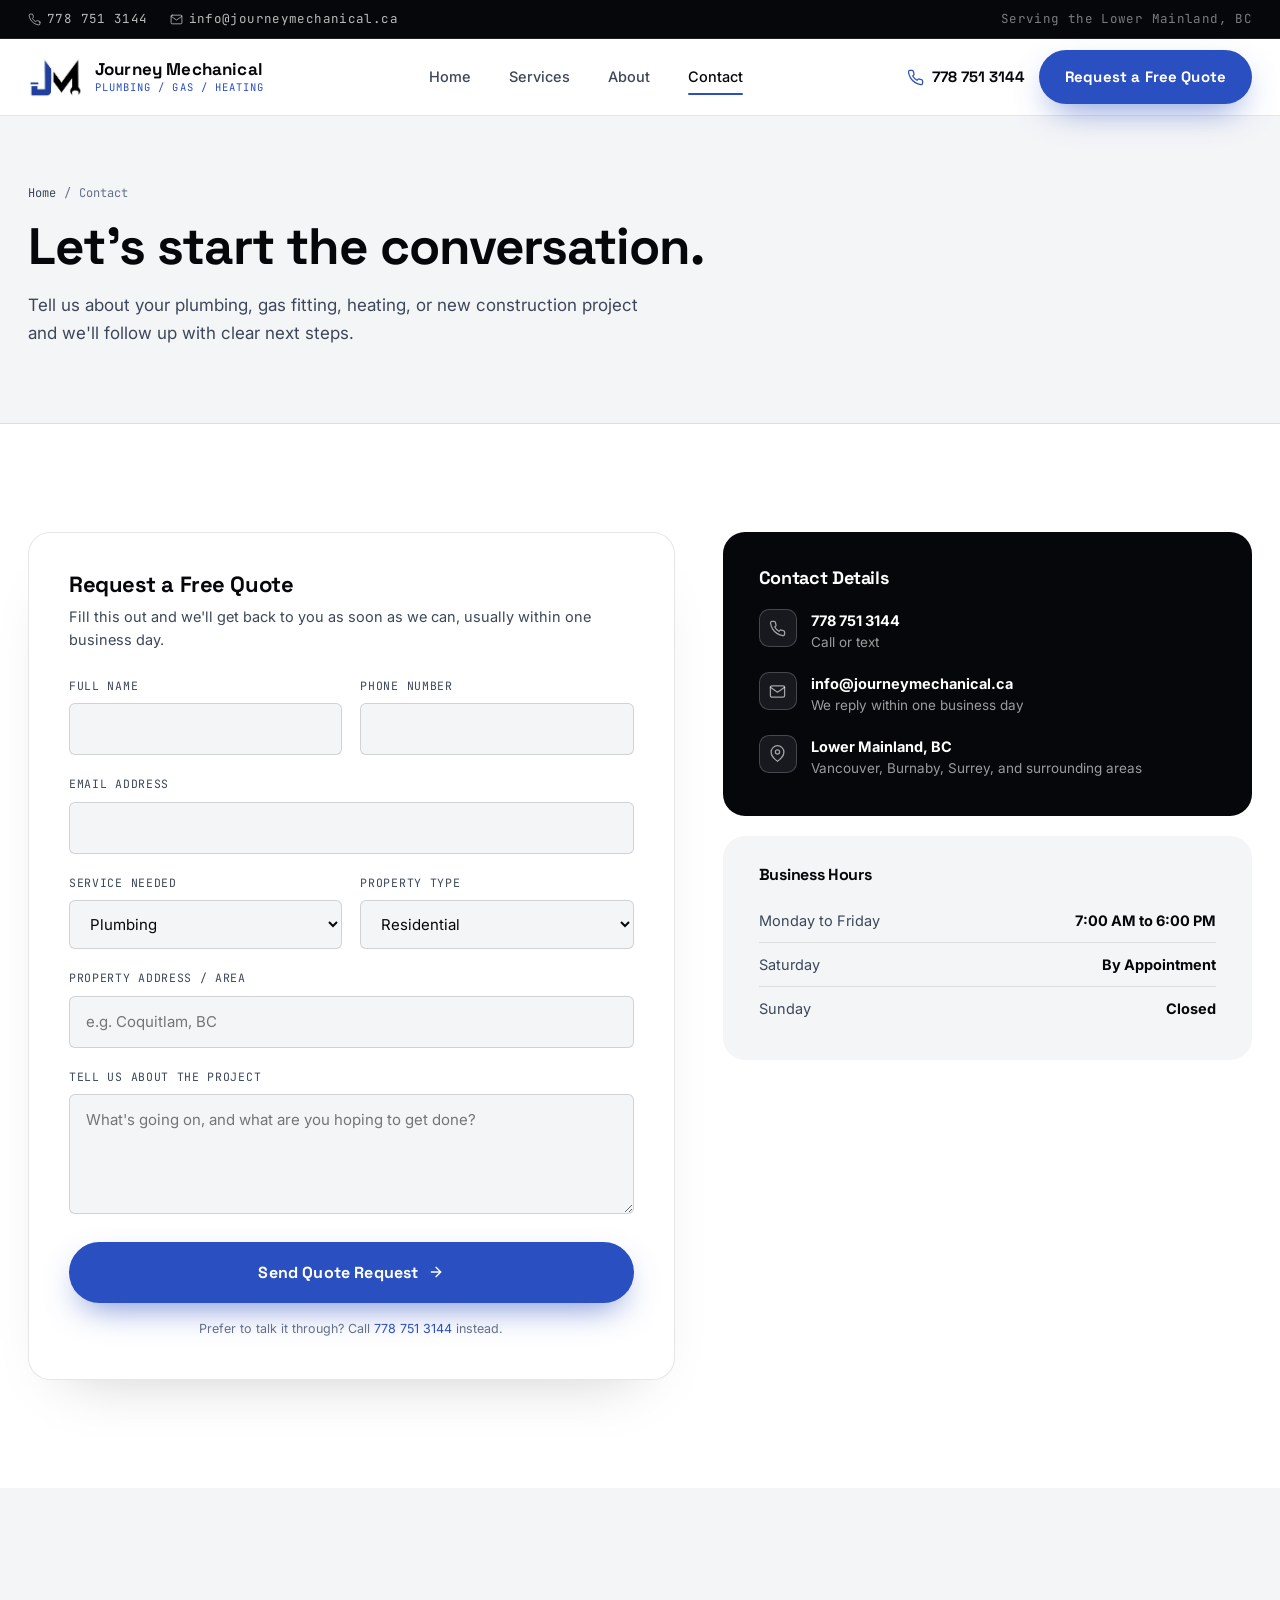
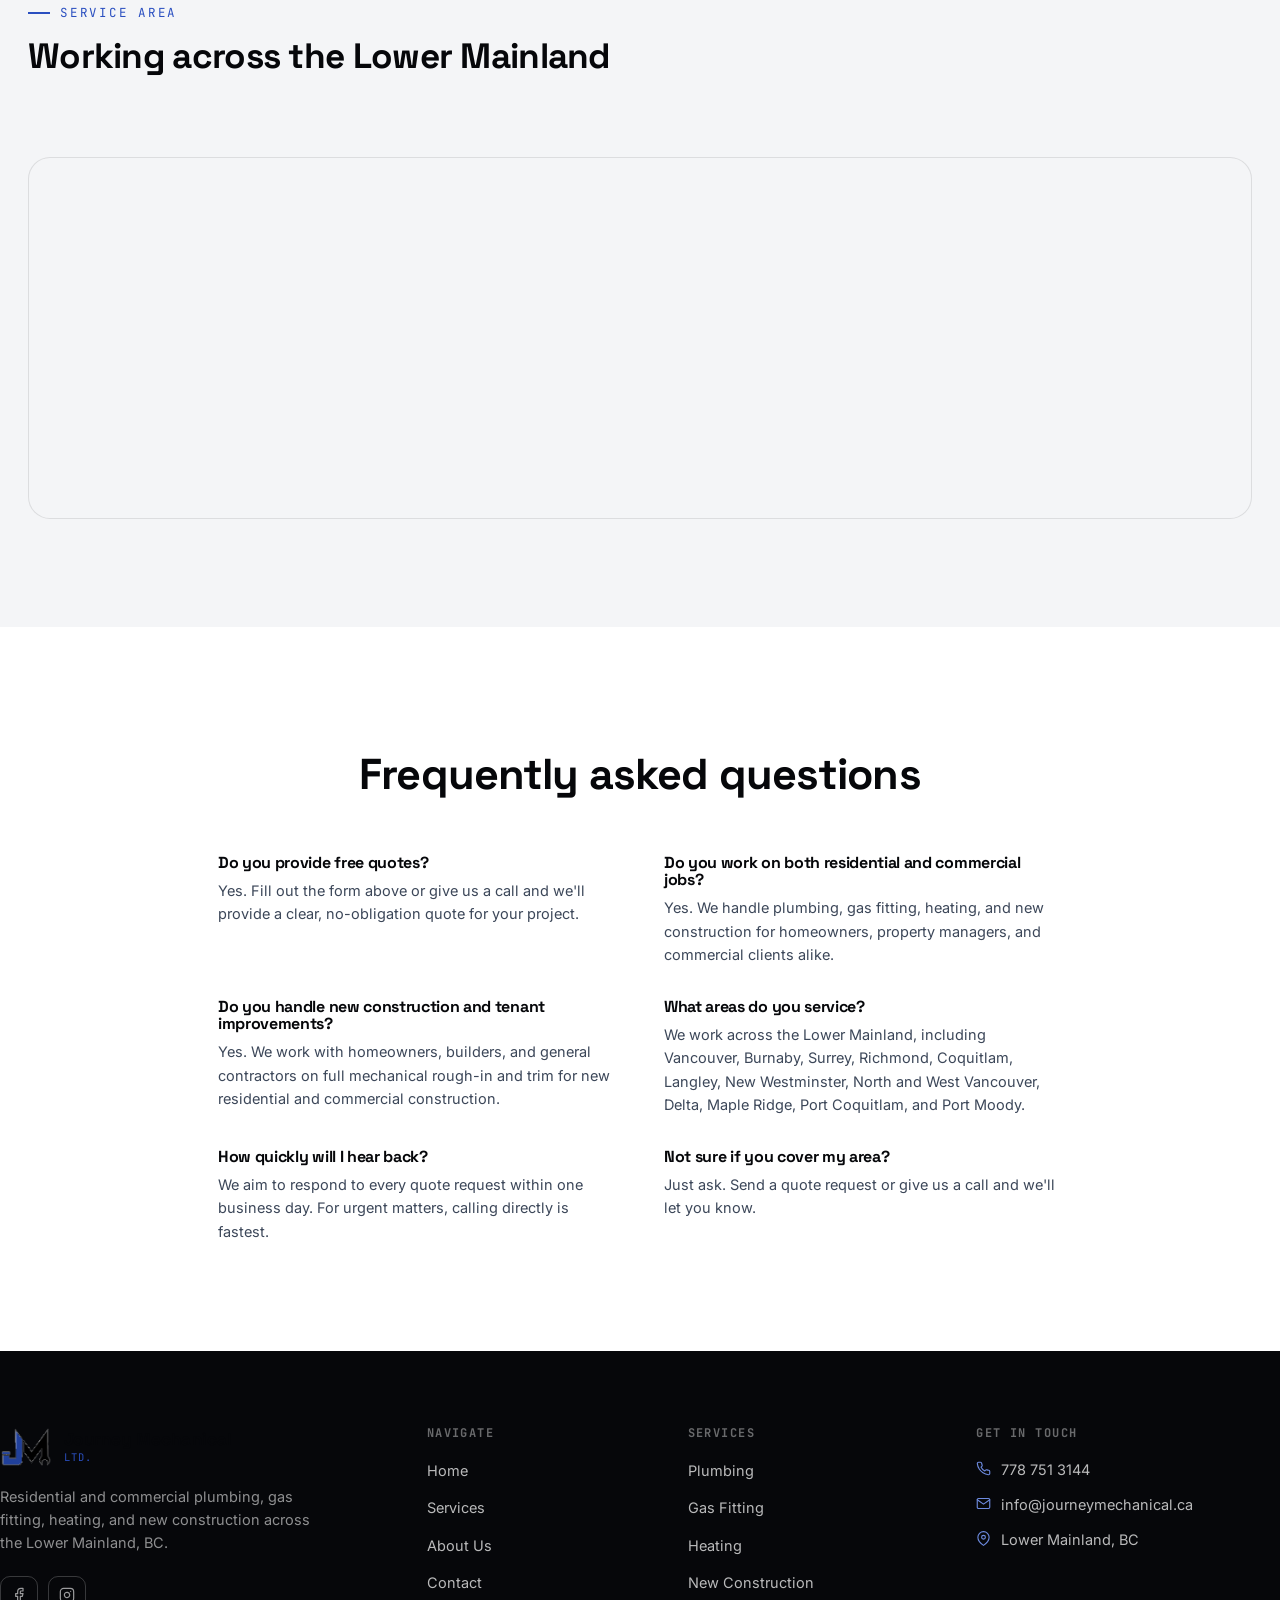
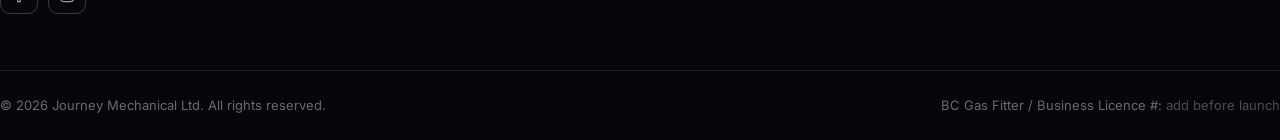
<file: contact.html>
<!doctype html>
<html lang="en" class="no-js">
<head>
<meta charset="UTF-8">
<script>document.documentElement.classList.remove("no-js");</script>
<meta name="viewport" content="width=device-width, initial-scale=1.0">
<title>Contact Us | Journey Mechanical Ltd, Free Quotes, Lower Mainland BC</title>
<meta name="description" content="Get in touch with Journey Mechanical Ltd for a free quote on plumbing, gas fitting, heating, or new construction work anywhere in the Lower Mainland, BC.">
<link rel="canonical" href="contact.html">

<link rel="icon" type="image/png" href="assets/favicon.png">
<link rel="apple-touch-icon" href="assets/apple-touch-icon.png">

<link rel="preconnect" href="https://fonts.googleapis.com">
<link rel="preconnect" href="https://fonts.gstatic.com" crossorigin>
<link href="https://fonts.googleapis.com/css2?family=Space+Grotesk:wght@500;600;700&family=Inter:wght@400;500;600;700&family=JetBrains+Mono:wght@400;500&display=swap" rel="stylesheet">
<link rel="stylesheet" href="css/style.css">
</head>
<body>

<a href="#main" class="sr-only" style="position:absolute;left:-9999px;">Skip to content</a>

<div class="topbar">
  <div class="container">
    <div class="topbar-links">
      <a href="tel:+17787513144">
        <svg viewBox="0 0 24 24" fill="none" stroke="currentColor" stroke-width="1.8" stroke-linecap="round" stroke-linejoin="round"><path d="M22 16.92v3a2 2 0 0 1-2.18 2 19.79 19.79 0 0 1-8.63-3.07 19.5 19.5 0 0 1-6-6 19.79 19.79 0 0 1-3.07-8.67A2 2 0 0 1 4.11 2h3a2 2 0 0 1 2 1.72c.13.96.36 1.9.7 2.81a2 2 0 0 1-.45 2.11L8.09 9.91a16 16 0 0 0 6 6l1.27-1.27a2 2 0 0 1 2.11-.45c.91.34 1.85.57 2.81.7A2 2 0 0 1 22 16.92z"/></svg>
        778 751 3144
      </a>
      <a href="mailto:info@journeymechanical.ca" class="hide-mobile">
        <svg viewBox="0 0 24 24" fill="none" stroke="currentColor" stroke-width="1.8" stroke-linecap="round" stroke-linejoin="round"><rect x="2" y="4" width="20" height="16" rx="2"/><path d="m22 6-10 7L2 6"/></svg>
        info@journeymechanical.ca
      </a>
    </div>
    <div class="topbar-area">Serving the Lower Mainland, BC</div>
  </div>
</div>

<header class="site-header">
  <div class="container">
    <a href="index.html" class="brand">
      <img src="assets/logo.png" alt="Journey Mechanical Ltd logo">
      <span class="brand-text">
        <span class="brand-name">Journey Mechanical</span>
        <span class="brand-sub">Plumbing / Gas / Heating</span>
      </span>
    </a>
    <nav class="main-nav" aria-label="Primary">
      <a href="index.html">Home</a>
      <a href="services.html">Services</a>
      <a href="about.html">About</a>
      <a href="contact.html" class="is-active">Contact</a>
    </nav>
    <div class="header-actions">
      <a href="tel:+17787513144" class="header-phone hide-mobile">
        <svg viewBox="0 0 24 24" fill="none" stroke="currentColor" stroke-width="1.8" stroke-linecap="round" stroke-linejoin="round"><path d="M22 16.92v3a2 2 0 0 1-2.18 2 19.79 19.79 0 0 1-8.63-3.07 19.5 19.5 0 0 1-6-6 19.79 19.79 0 0 1-3.07-8.67A2 2 0 0 1 4.11 2h3a2 2 0 0 1 2 1.72c.13.96.36 1.9.7 2.81a2 2 0 0 1-.45 2.11L8.09 9.91a16 16 0 0 0 6 6l1.27-1.27a2 2 0 0 1 2.11-.45c.91.34 1.85.57 2.81.7A2 2 0 0 1 22 16.92z"/></svg>
        <span>778 751 3144</span>
      </a>
      <a href="contact.html" class="btn btn-primary">Request a Free Quote</a>
      <button class="nav-toggle" aria-label="Open menu">
        <svg viewBox="0 0 24 24" fill="none" stroke="currentColor" stroke-width="1.8" stroke-linecap="round" stroke-linejoin="round"><line x1="3" y1="6" x2="21" y2="6"/><line x1="3" y1="12" x2="21" y2="12"/><line x1="3" y1="18" x2="21" y2="18"/></svg>
      </button>
    </div>
  </div>
</header>

<div class="mobile-nav">
  <div class="mobile-nav-top">
    <a href="index.html" class="brand"><img src="assets/logo.png" alt="Journey Mechanical Ltd logo" style="height:36px;"></a>
    <button class="mobile-nav-close" aria-label="Close menu">
      <svg viewBox="0 0 24 24" fill="none" stroke="currentColor" stroke-width="1.8" stroke-linecap="round" stroke-linejoin="round"><line x1="18" y1="6" x2="6" y2="18"/><line x1="6" y1="6" x2="18" y2="18"/></svg>
    </button>
  </div>
  <nav class="mobile-nav-links" aria-label="Mobile">
    <a href="index.html">Home <svg viewBox="0 0 24 24" fill="none" stroke="currentColor" stroke-width="1.8" stroke-linecap="round" stroke-linejoin="round"><line x1="5" y1="12" x2="19" y2="12"/><polyline points="12 5 19 12 12 19"/></svg></a>
    <a href="services.html">Services <svg viewBox="0 0 24 24" fill="none" stroke="currentColor" stroke-width="1.8" stroke-linecap="round" stroke-linejoin="round"><line x1="5" y1="12" x2="19" y2="12"/><polyline points="12 5 19 12 12 19"/></svg></a>
    <a href="about.html">About <svg viewBox="0 0 24 24" fill="none" stroke="currentColor" stroke-width="1.8" stroke-linecap="round" stroke-linejoin="round"><line x1="5" y1="12" x2="19" y2="12"/><polyline points="12 5 19 12 12 19"/></svg></a>
    <a href="contact.html">Contact <svg viewBox="0 0 24 24" fill="none" stroke="currentColor" stroke-width="1.8" stroke-linecap="round" stroke-linejoin="round"><line x1="5" y1="12" x2="19" y2="12"/><polyline points="12 5 19 12 12 19"/></svg></a>
  </nav>
  <div class="mobile-nav-foot">
    <a href="tel:+17787513144"><svg viewBox="0 0 24 24" fill="none" stroke="currentColor" stroke-width="1.8" stroke-linecap="round" stroke-linejoin="round"><path d="M22 16.92v3a2 2 0 0 1-2.18 2 19.79 19.79 0 0 1-8.63-3.07 19.5 19.5 0 0 1-6-6 19.79 19.79 0 0 1-3.07-8.67A2 2 0 0 1 4.11 2h3a2 2 0 0 1 2 1.72c.13.96.36 1.9.7 2.81a2 2 0 0 1-.45 2.11L8.09 9.91a16 16 0 0 0 6 6l1.27-1.27a2 2 0 0 1 2.11-.45c.91.34 1.85.57 2.81.7A2 2 0 0 1 22 16.92z"/></svg>778 751 3144</a>
    <a href="mailto:info@journeymechanical.ca"><svg viewBox="0 0 24 24" fill="none" stroke="currentColor" stroke-width="1.8" stroke-linecap="round" stroke-linejoin="round"><rect x="2" y="4" width="20" height="16" rx="2"/><path d="m22 6-10 7L2 6"/></svg>info@journeymechanical.ca</a>
  </div>
</div>

<main id="main">

<section class="page-hero">
  <div class="container">
    <div class="page-hero-inner">
      <div class="breadcrumb"><a href="index.html">Home</a><span>/</span><span>Contact</span></div>
      <h1>Let's start the conversation.</h1>
      <p>Tell us about your plumbing, gas fitting, heating, or new construction project and we'll follow up with clear next steps.</p>
    </div>
  </div>
</section>

<section class="section">
  <div class="container">
    <div class="contact-grid">

      <div class="form-card reveal" id="quote">
        <h2 style="font-size:22px;">Request a Free Quote</h2>
        <p style="margin-top:8px;color:var(--slate-700);font-size:14.5px;">Fill this out and we'll get back to you as soon as we can, usually within one business day.</p>

        <form id="quote-form" action="https://formsubmit.co/info@journeymechanical.ca" method="POST" style="margin-top:26px;">
          <input type="hidden" name="_subject" value="New quote request, Journey Mechanical website">
          <input type="hidden" name="_template" value="table">
          <input type="hidden" name="_captcha" value="false">
          <input type="text" name="_honey" style="display:none" tabindex="-1" autocomplete="off">

          <div class="form-row">
            <div class="field">
              <label for="name">Full Name</label>
              <input type="text" id="name" name="Name" required>
            </div>
            <div class="field">
              <label for="phone">Phone Number</label>
              <input type="tel" id="phone" name="Phone" required>
            </div>
          </div>

          <div class="field">
            <label for="email">Email Address</label>
            <input type="email" id="email" name="Email" required>
          </div>

          <div class="form-row">
            <div class="field">
              <label for="service">Service Needed</label>
              <select id="service" name="Service Needed">
                <option>Plumbing</option>
                <option>Gas Fitting</option>
                <option>Heating</option>
                <option>New Construction</option>
                <option>Not Sure / Other</option>
              </select>
            </div>
            <div class="field">
              <label for="property">Property Type</label>
              <select id="property" name="Property Type">
                <option>Residential</option>
                <option>Commercial</option>
              </select>
            </div>
          </div>

          <div class="field">
            <label for="address">Property Address / Area</label>
            <input type="text" id="address" name="Address / Area" placeholder="e.g. Coquitlam, BC">
          </div>

          <div class="field">
            <label for="message">Tell Us About The Project</label>
            <textarea id="message" name="Message" required placeholder="What's going on, and what are you hoping to get done?"></textarea>
          </div>

          <button type="submit" class="btn btn-primary btn-block btn-lg">
            Send Quote Request
            <svg viewBox="0 0 24 24" fill="none" stroke="currentColor" stroke-width="2" stroke-linecap="round" stroke-linejoin="round"><line x1="5" y1="12" x2="19" y2="12"/><polyline points="12 5 19 12 12 19"/></svg>
          </button>
          <p class="form-note">Prefer to talk it through? Call <a href="tel:+17787513144" style="color:var(--blue-450);">778 751 3144</a> instead.</p>
        </form>
      </div>

      <div class="reveal reveal-delay-2">
        <div class="info-card">
          <h3>Contact Details</h3>
          <div class="info-list">
            <a href="tel:+17787513144">
              <span class="info-icon"><svg viewBox="0 0 24 24" fill="none" stroke="currentColor" stroke-width="1.8" stroke-linecap="round" stroke-linejoin="round"><path d="M22 16.92v3a2 2 0 0 1-2.18 2 19.79 19.79 0 0 1-8.63-3.07 19.5 19.5 0 0 1-6-6 19.79 19.79 0 0 1-3.07-8.67A2 2 0 0 1 4.11 2h3a2 2 0 0 1 2 1.72c.13.96.36 1.9.7 2.81a2 2 0 0 1-.45 2.11L8.09 9.91a16 16 0 0 0 6 6l1.27-1.27a2 2 0 0 1 2.11-.45c.91.34 1.85.57 2.81.7A2 2 0 0 1 22 16.92z"/></svg></span>
              <span><strong>778 751 3144</strong><span>Call or text</span></span>
            </a>
            <a href="mailto:info@journeymechanical.ca">
              <span class="info-icon"><svg viewBox="0 0 24 24" fill="none" stroke="currentColor" stroke-width="1.8" stroke-linecap="round" stroke-linejoin="round"><rect x="2" y="4" width="20" height="16" rx="2"/><path d="m22 6-10 7L2 6"/></svg></span>
              <span><strong>info@journeymechanical.ca</strong><span>We reply within one business day</span></span>
            </a>
            <div>
              <span class="info-icon"><svg viewBox="0 0 24 24" fill="none" stroke="currentColor" stroke-width="1.8" stroke-linecap="round" stroke-linejoin="round"><path d="M21 10c0 7-9 13-9 13s-9-6-9-13a9 9 0 0 1 18 0z"/><circle cx="12" cy="10" r="3"/></svg></span>
              <span><strong>Lower Mainland, BC</strong><span>Vancouver, Burnaby, Surrey, and surrounding areas</span></span>
            </div>
          </div>
        </div>

        <div class="hours-card">
          <h3 style="font-size:16px;margin-bottom:16px;">Business Hours</h3>
          <div class="hours-row"><span>Monday to Friday</span><span>7:00 AM to 6:00 PM</span></div>
          <div class="hours-row"><span>Saturday</span><span>By Appointment</span></div>
          <div class="hours-row"><span>Sunday</span><span>Closed</span></div>
        </div>
      </div>
    </div>
  </div>
</section>

<section class="section section-tint">
  <div class="container">
    <div class="area-grid" style="grid-template-columns:1fr;">
      <div class="reveal" style="max-width:640px;">
        <span class="eyebrow">Service Area</span>
        <h2 style="font-size:clamp(1.8rem,3.2vw,2.2rem);margin-top:14px;">Working across the Lower Mainland</h2>
      </div>
      <div class="map-frame reveal reveal-delay-2" style="margin-top:28px;">
        <iframe src="https://maps.google.com/maps?q=Lower%20Mainland%2C%20British%20Columbia%2C%20Canada&t=&z=9&ie=UTF8&iwloc=&output=embed" loading="lazy" referrerpolicy="no-referrer-when-downgrade" title="Journey Mechanical Ltd service area map, Lower Mainland BC"></iframe>
      </div>
    </div>
  </div>
</section>

<section class="section">
  <div class="container" style="max-width:900px;">
    <div class="section-head center reveal">
      <h2>Frequently asked questions</h2>
    </div>
    <div class="faq-grid reveal reveal-delay-1">
      <div class="faq-entry">
        <h3>Do you provide free quotes?</h3>
        <p>Yes. Fill out the form above or give us a call and we'll provide a clear, no-obligation quote for your project.</p>
      </div>
      <div class="faq-entry">
        <h3>Do you work on both residential and commercial jobs?</h3>
        <p>Yes. We handle plumbing, gas fitting, heating, and new construction for homeowners, property managers, and commercial clients alike.</p>
      </div>
      <div class="faq-entry">
        <h3>Do you handle new construction and tenant improvements?</h3>
        <p>Yes. We work with homeowners, builders, and general contractors on full mechanical rough-in and trim for new residential and commercial construction.</p>
      </div>
      <div class="faq-entry">
        <h3>What areas do you service?</h3>
        <p>We work across the Lower Mainland, including Vancouver, Burnaby, Surrey, Richmond, Coquitlam, Langley, New Westminster, North and West Vancouver, Delta, Maple Ridge, Port Coquitlam, and Port Moody.</p>
      </div>
      <div class="faq-entry">
        <h3>How quickly will I hear back?</h3>
        <p>We aim to respond to every quote request within one business day. For urgent matters, calling directly is fastest.</p>
      </div>
      <div class="faq-entry">
        <h3>Not sure if you cover my area?</h3>
        <p>Just ask. Send a quote request or give us a call and we'll let you know.</p>
      </div>
    </div>
  </div>
</section>

</main>

<footer class="site-footer">
  <div class="container footer-top">
    <div class="footer-grid">
      <div class="footer-brand">
        <a href="index.html" class="brand">
          <img src="assets/logo.png" alt="Journey Mechanical Ltd logo" style="height:40px;">
          <span class="brand-text">
            <span class="brand-name">Journey Mechanical</span>
            <span class="brand-sub">Ltd.</span>
          </span>
        </a>
        <p>Residential and commercial plumbing, gas fitting, heating, and new construction across the Lower Mainland, BC.</p>
        <div class="footer-social">
          <a href="#" aria-label="Facebook"><svg viewBox="0 0 24 24" fill="none" stroke="currentColor" stroke-width="1.8" stroke-linecap="round" stroke-linejoin="round"><path d="M18 2h-3a5 5 0 0 0-5 5v3H7v4h3v8h4v-8h3l1-4h-4V7a1 1 0 0 1 1-1h3z"/></svg></a>
          <a href="#" aria-label="Instagram"><svg viewBox="0 0 24 24" fill="none" stroke="currentColor" stroke-width="1.8" stroke-linecap="round" stroke-linejoin="round"><rect x="2" y="2" width="20" height="20" rx="5"/><path d="M16 11.37A4 4 0 1 1 12.63 8 4 4 0 0 1 16 11.37z"/><line x1="17.5" y1="6.5" x2="17.51" y2="6.5"/></svg></a>
        </div>
      </div>
      <div class="footer-col">
        <h4>Navigate</h4>
        <ul>
          <li><a href="index.html">Home</a></li>
          <li><a href="services.html">Services</a></li>
          <li><a href="about.html">About Us</a></li>
          <li><a href="contact.html">Contact</a></li>
        </ul>
      </div>
      <div class="footer-col">
        <h4>Services</h4>
        <ul>
          <li><a href="services.html#plumbing">Plumbing</a></li>
          <li><a href="services.html#gas-fitting">Gas Fitting</a></li>
          <li><a href="services.html#heating">Heating</a></li>
          <li><a href="services.html#new-construction">New Construction</a></li>
        </ul>
      </div>
      <div class="footer-col">
        <h4>Get In Touch</h4>
        <ul>
          <li class="contact-line"><svg viewBox="0 0 24 24" fill="none" stroke="currentColor" stroke-width="1.8" stroke-linecap="round" stroke-linejoin="round"><path d="M22 16.92v3a2 2 0 0 1-2.18 2 19.79 19.79 0 0 1-8.63-3.07 19.5 19.5 0 0 1-6-6 19.79 19.79 0 0 1-3.07-8.67A2 2 0 0 1 4.11 2h3a2 2 0 0 1 2 1.72c.13.96.36 1.9.7 2.81a2 2 0 0 1-.45 2.11L8.09 9.91a16 16 0 0 0 6 6l1.27-1.27a2 2 0 0 1 2.11-.45c.91.34 1.85.57 2.81.7A2 2 0 0 1 22 16.92z"/></svg><a href="tel:+17787513144">778 751 3144</a></li>
          <li class="contact-line"><svg viewBox="0 0 24 24" fill="none" stroke="currentColor" stroke-width="1.8" stroke-linecap="round" stroke-linejoin="round"><rect x="2" y="4" width="20" height="16" rx="2"/><path d="m22 6-10 7L2 6"/></svg><a href="mailto:info@journeymechanical.ca">info@journeymechanical.ca</a></li>
          <li class="contact-line"><svg viewBox="0 0 24 24" fill="none" stroke="currentColor" stroke-width="1.8" stroke-linecap="round" stroke-linejoin="round"><path d="M21 10c0 7-9 13-9 13s-9-6-9-13a9 9 0 0 1 18 0z"/><circle cx="12" cy="10" r="3"/></svg><span>Lower Mainland, BC</span></li>
        </ul>
      </div>
    </div>
  </div>
  <div class="container footer-bottom">
    <span>&copy; <span id="year">2026</span> Journey Mechanical Ltd. All rights reserved.</span>
    <div class="footer-legal">
      <span>BC Gas Fitter / Business Licence #: <em style="font-style:normal;opacity:.7;">add before launch</em></span>
    </div>
  </div>
</footer>

<script src="js/main.js"></script>
</body>
</html>
</file>
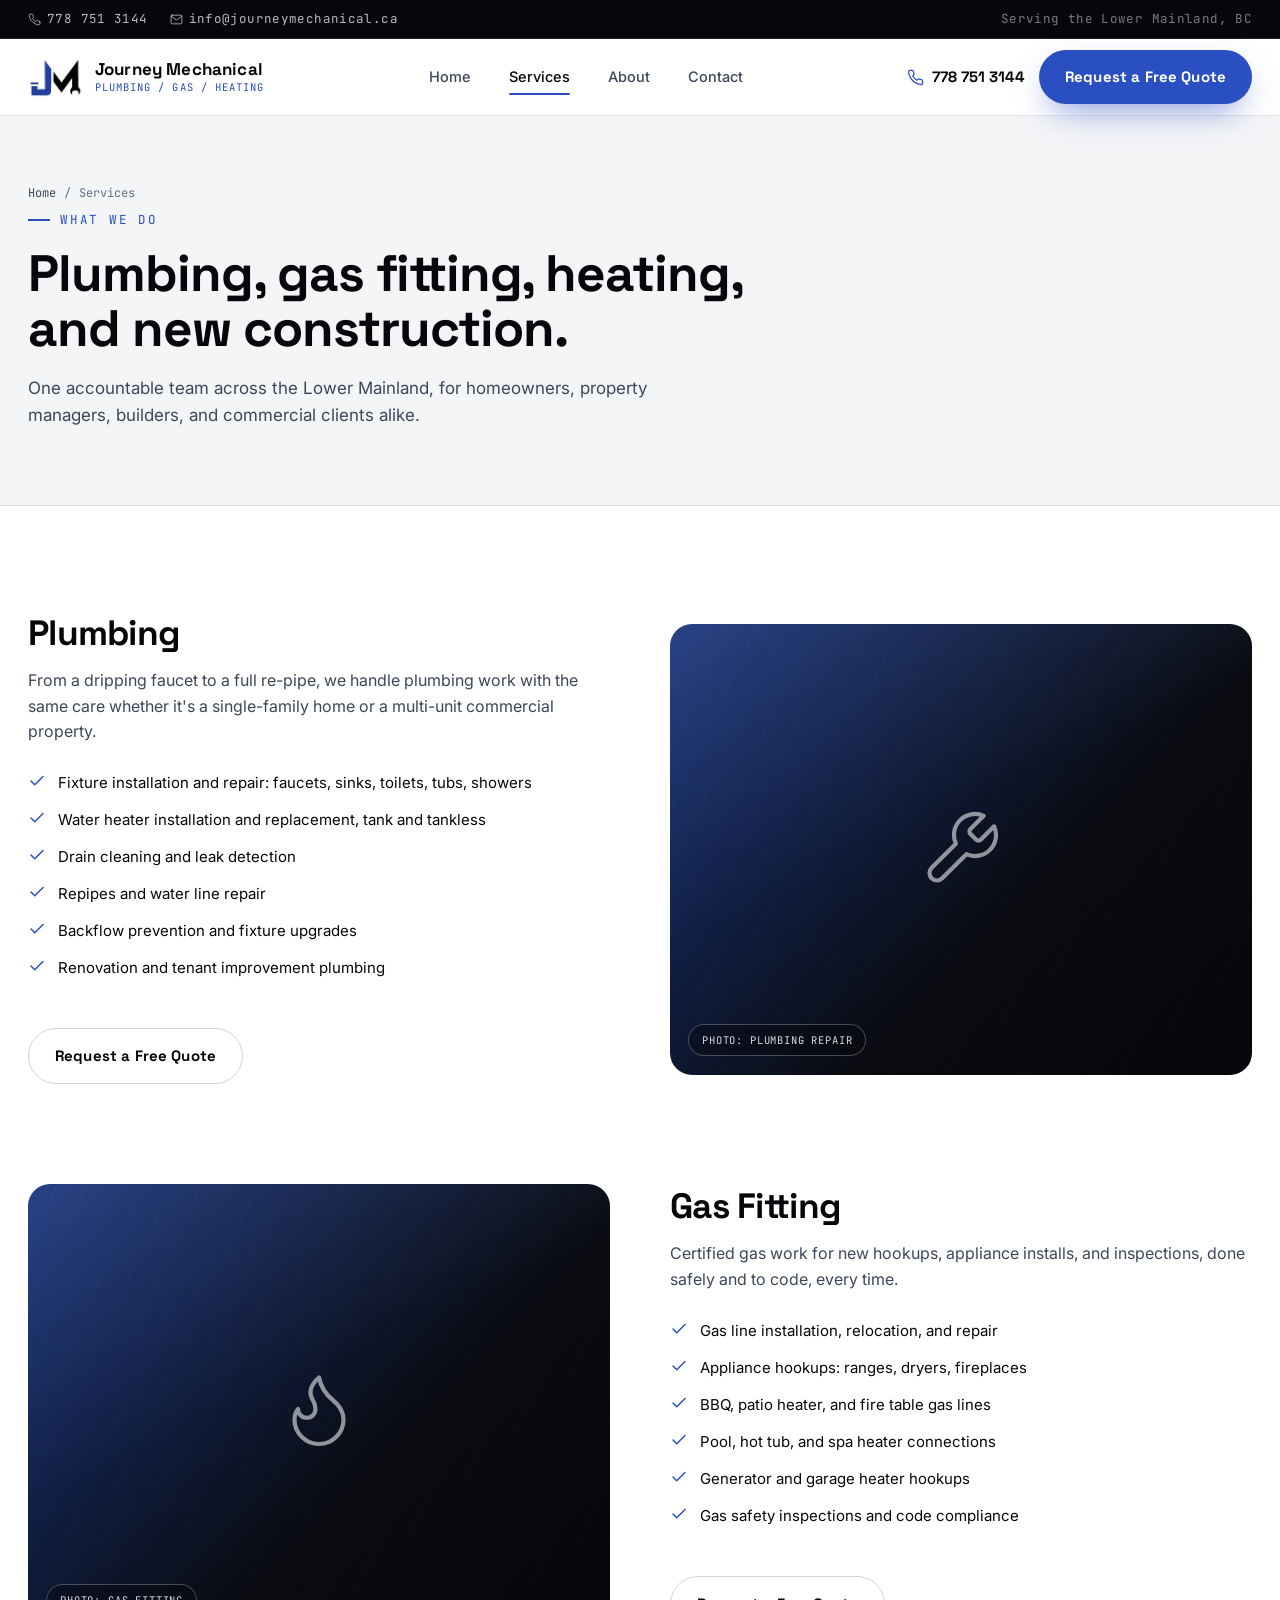
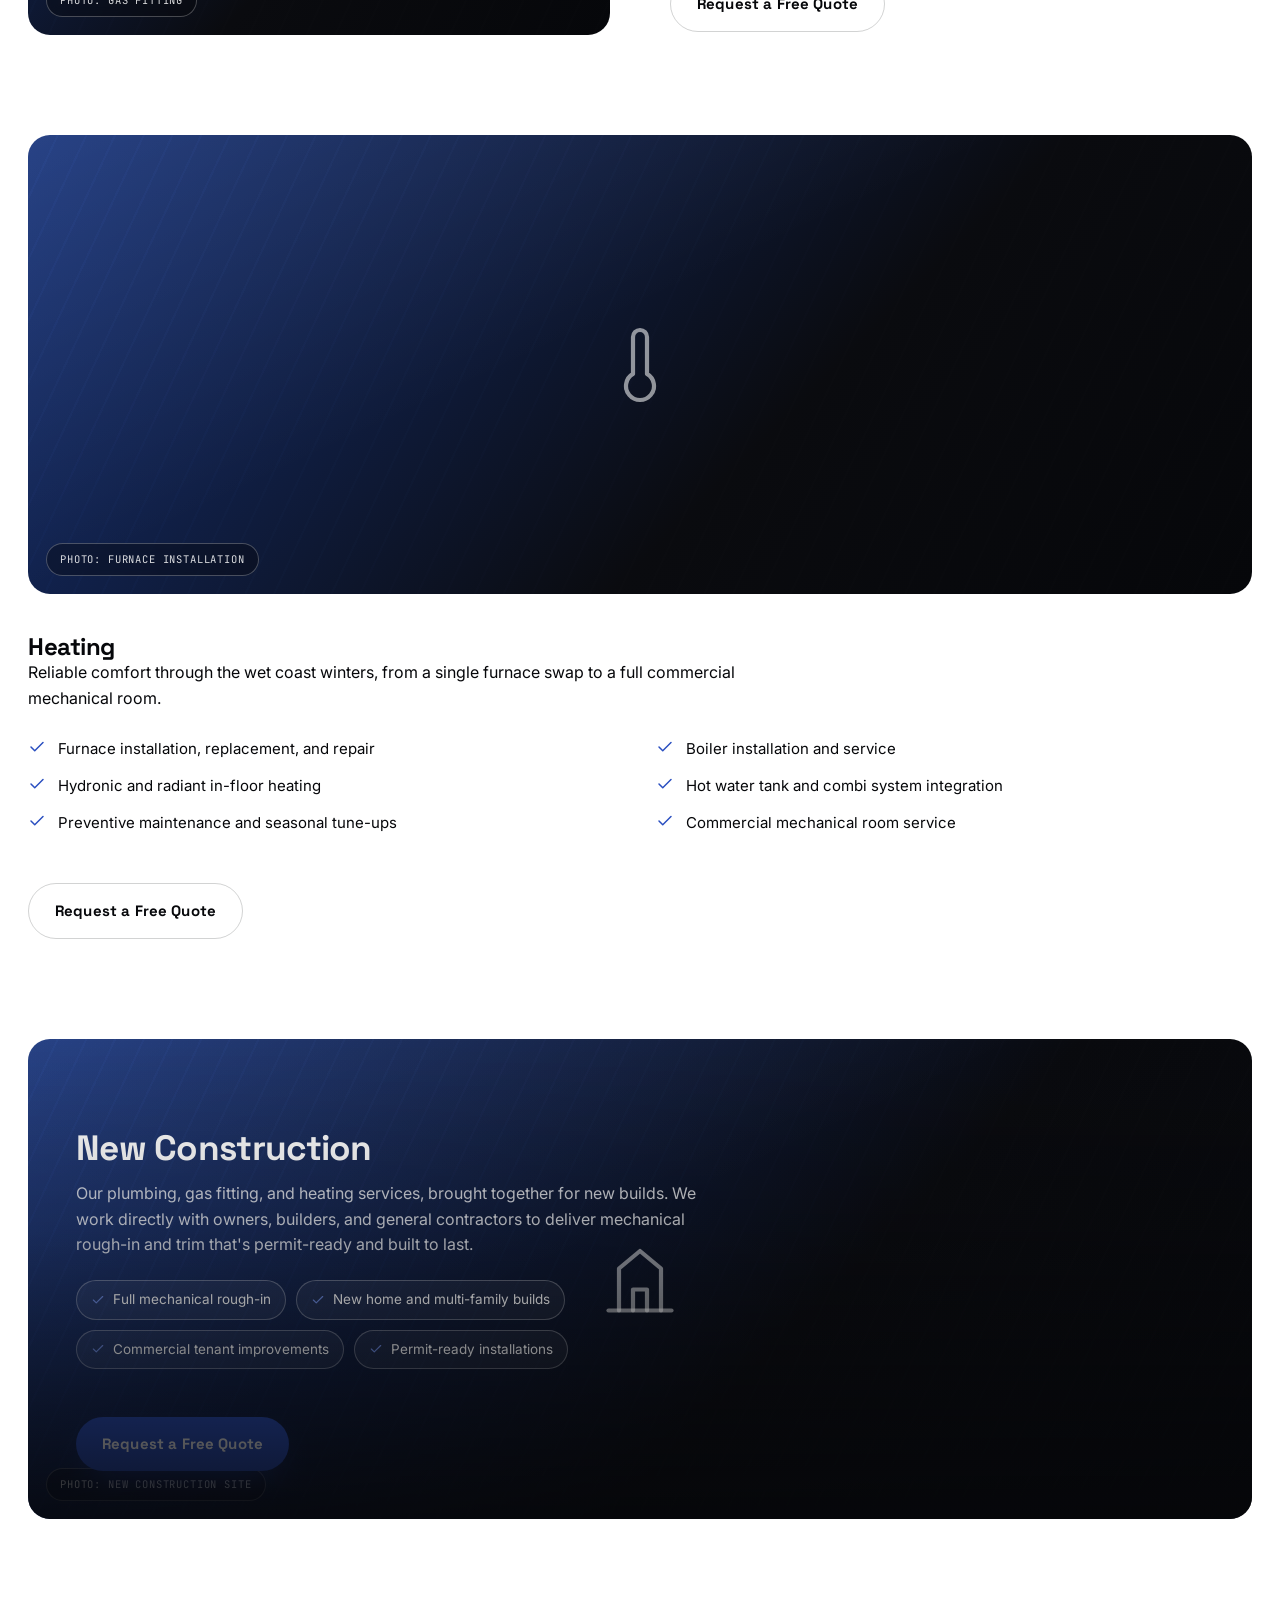
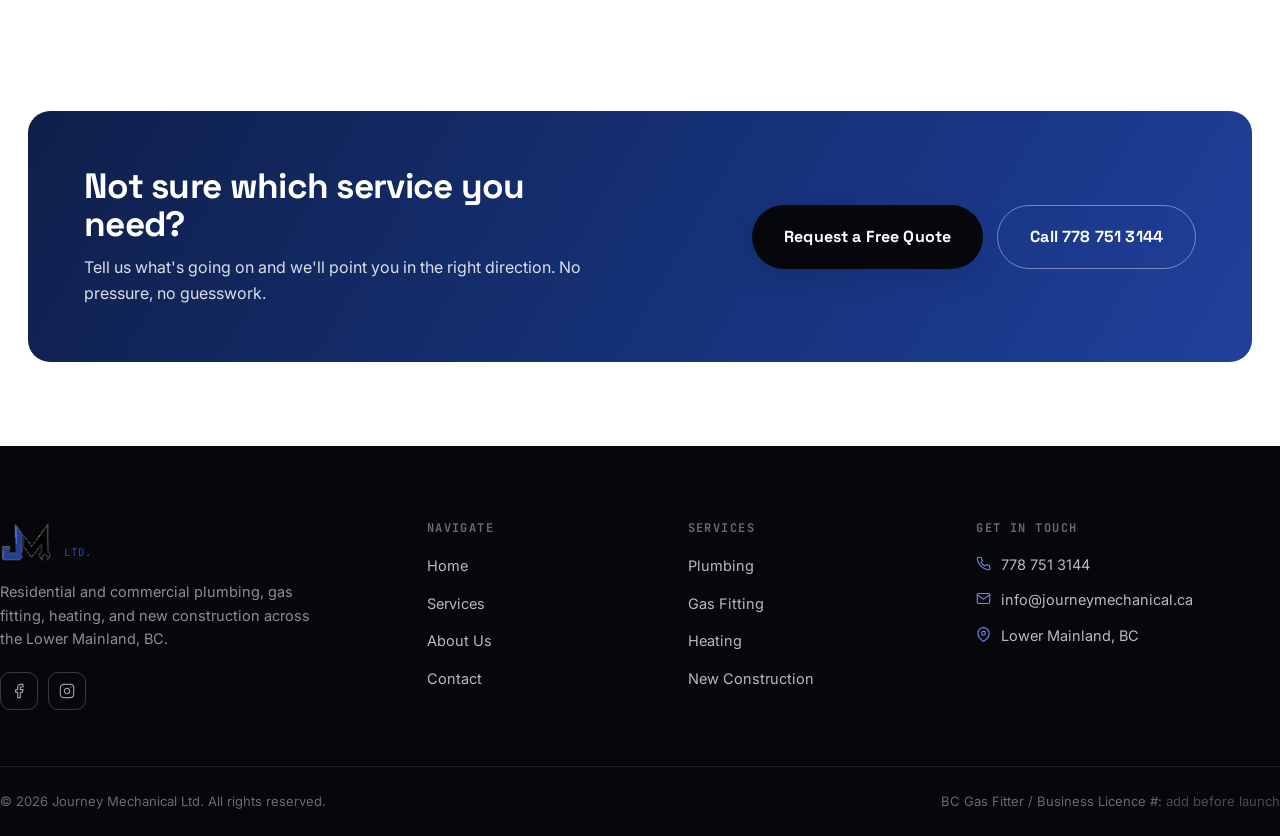
<file: services.html>
<!doctype html>
<html lang="en" class="no-js">
<head>
<meta charset="UTF-8">
<script>document.documentElement.classList.remove("no-js");</script>
<meta name="viewport" content="width=device-width, initial-scale=1.0">
<title>Services | Plumbing, Gas Fitting, Heating &amp; New Construction, Journey Mechanical Ltd</title>
<meta name="description" content="Explore Journey Mechanical Ltd's residential and commercial services: plumbing, gas fitting, heating, and new construction across the Lower Mainland, BC.">
<link rel="canonical" href="services.html">

<link rel="icon" type="image/png" href="assets/favicon.png">
<link rel="apple-touch-icon" href="assets/apple-touch-icon.png">

<link rel="preconnect" href="https://fonts.googleapis.com">
<link rel="preconnect" href="https://fonts.gstatic.com" crossorigin>
<link href="https://fonts.googleapis.com/css2?family=Space+Grotesk:wght@500;600;700&family=Inter:wght@400;500;600;700&family=JetBrains+Mono:wght@400;500&display=swap" rel="stylesheet">
<link rel="stylesheet" href="css/style.css">
</head>
<body>

<a href="#main" class="sr-only" style="position:absolute;left:-9999px;">Skip to content</a>

<div class="topbar">
  <div class="container">
    <div class="topbar-links">
      <a href="tel:+17787513144">
        <svg viewBox="0 0 24 24" fill="none" stroke="currentColor" stroke-width="1.8" stroke-linecap="round" stroke-linejoin="round"><path d="M22 16.92v3a2 2 0 0 1-2.18 2 19.79 19.79 0 0 1-8.63-3.07 19.5 19.5 0 0 1-6-6 19.79 19.79 0 0 1-3.07-8.67A2 2 0 0 1 4.11 2h3a2 2 0 0 1 2 1.72c.13.96.36 1.9.7 2.81a2 2 0 0 1-.45 2.11L8.09 9.91a16 16 0 0 0 6 6l1.27-1.27a2 2 0 0 1 2.11-.45c.91.34 1.85.57 2.81.7A2 2 0 0 1 22 16.92z"/></svg>
        778 751 3144
      </a>
      <a href="mailto:info@journeymechanical.ca" class="hide-mobile">
        <svg viewBox="0 0 24 24" fill="none" stroke="currentColor" stroke-width="1.8" stroke-linecap="round" stroke-linejoin="round"><rect x="2" y="4" width="20" height="16" rx="2"/><path d="m22 6-10 7L2 6"/></svg>
        info@journeymechanical.ca
      </a>
    </div>
    <div class="topbar-area">Serving the Lower Mainland, BC</div>
  </div>
</div>

<header class="site-header">
  <div class="container">
    <a href="index.html" class="brand">
      <img src="assets/logo.png" alt="Journey Mechanical Ltd logo">
      <span class="brand-text">
        <span class="brand-name">Journey Mechanical</span>
        <span class="brand-sub">Plumbing / Gas / Heating</span>
      </span>
    </a>
    <nav class="main-nav" aria-label="Primary">
      <a href="index.html">Home</a>
      <a href="services.html" class="is-active">Services</a>
      <a href="about.html">About</a>
      <a href="contact.html">Contact</a>
    </nav>
    <div class="header-actions">
      <a href="tel:+17787513144" class="header-phone hide-mobile">
        <svg viewBox="0 0 24 24" fill="none" stroke="currentColor" stroke-width="1.8" stroke-linecap="round" stroke-linejoin="round"><path d="M22 16.92v3a2 2 0 0 1-2.18 2 19.79 19.79 0 0 1-8.63-3.07 19.5 19.5 0 0 1-6-6 19.79 19.79 0 0 1-3.07-8.67A2 2 0 0 1 4.11 2h3a2 2 0 0 1 2 1.72c.13.96.36 1.9.7 2.81a2 2 0 0 1-.45 2.11L8.09 9.91a16 16 0 0 0 6 6l1.27-1.27a2 2 0 0 1 2.11-.45c.91.34 1.85.57 2.81.7A2 2 0 0 1 22 16.92z"/></svg>
        <span>778 751 3144</span>
      </a>
      <a href="contact.html" class="btn btn-primary">Request a Free Quote</a>
      <button class="nav-toggle" aria-label="Open menu">
        <svg viewBox="0 0 24 24" fill="none" stroke="currentColor" stroke-width="1.8" stroke-linecap="round" stroke-linejoin="round"><line x1="3" y1="6" x2="21" y2="6"/><line x1="3" y1="12" x2="21" y2="12"/><line x1="3" y1="18" x2="21" y2="18"/></svg>
      </button>
    </div>
  </div>
</header>

<div class="mobile-nav">
  <div class="mobile-nav-top">
    <a href="index.html" class="brand"><img src="assets/logo.png" alt="Journey Mechanical Ltd logo" style="height:36px;"></a>
    <button class="mobile-nav-close" aria-label="Close menu">
      <svg viewBox="0 0 24 24" fill="none" stroke="currentColor" stroke-width="1.8" stroke-linecap="round" stroke-linejoin="round"><line x1="18" y1="6" x2="6" y2="18"/><line x1="6" y1="6" x2="18" y2="18"/></svg>
    </button>
  </div>
  <nav class="mobile-nav-links" aria-label="Mobile">
    <a href="index.html">Home <svg viewBox="0 0 24 24" fill="none" stroke="currentColor" stroke-width="1.8" stroke-linecap="round" stroke-linejoin="round"><line x1="5" y1="12" x2="19" y2="12"/><polyline points="12 5 19 12 12 19"/></svg></a>
    <a href="services.html">Services <svg viewBox="0 0 24 24" fill="none" stroke="currentColor" stroke-width="1.8" stroke-linecap="round" stroke-linejoin="round"><line x1="5" y1="12" x2="19" y2="12"/><polyline points="12 5 19 12 12 19"/></svg></a>
    <a href="about.html">About <svg viewBox="0 0 24 24" fill="none" stroke="currentColor" stroke-width="1.8" stroke-linecap="round" stroke-linejoin="round"><line x1="5" y1="12" x2="19" y2="12"/><polyline points="12 5 19 12 12 19"/></svg></a>
    <a href="contact.html">Contact <svg viewBox="0 0 24 24" fill="none" stroke="currentColor" stroke-width="1.8" stroke-linecap="round" stroke-linejoin="round"><line x1="5" y1="12" x2="19" y2="12"/><polyline points="12 5 19 12 12 19"/></svg></a>
  </nav>
  <div class="mobile-nav-foot">
    <a href="tel:+17787513144"><svg viewBox="0 0 24 24" fill="none" stroke="currentColor" stroke-width="1.8" stroke-linecap="round" stroke-linejoin="round"><path d="M22 16.92v3a2 2 0 0 1-2.18 2 19.79 19.79 0 0 1-8.63-3.07 19.5 19.5 0 0 1-6-6 19.79 19.79 0 0 1-3.07-8.67A2 2 0 0 1 4.11 2h3a2 2 0 0 1 2 1.72c.13.96.36 1.9.7 2.81a2 2 0 0 1-.45 2.11L8.09 9.91a16 16 0 0 0 6 6l1.27-1.27a2 2 0 0 1 2.11-.45c.91.34 1.85.57 2.81.7A2 2 0 0 1 22 16.92z"/></svg>778 751 3144</a>
    <a href="mailto:info@journeymechanical.ca"><svg viewBox="0 0 24 24" fill="none" stroke="currentColor" stroke-width="1.8" stroke-linecap="round" stroke-linejoin="round"><rect x="2" y="4" width="20" height="16" rx="2"/><path d="m22 6-10 7L2 6"/></svg>info@journeymechanical.ca</a>
  </div>
</div>

<main id="main">

<section class="page-hero">
  <div class="container">
    <div class="page-hero-inner">
      <div class="breadcrumb"><a href="index.html">Home</a><span>/</span><span>Services</span></div>
      <span class="eyebrow">What We Do</span>
      <h1>Plumbing, gas fitting, heating, and new construction.</h1>
      <p>One accountable team across the Lower Mainland, for homeowners, property managers, builders, and commercial clients alike.</p>
    </div>
  </div>
</section>

<section class="section">
  <div class="container">

    <div class="service-detail" id="plumbing">
      <div class="service-detail-copy reveal">
        <h2>Plumbing</h2>
        <p>From a dripping faucet to a full re-pipe, we handle plumbing work with the same care whether it's a single-family home or a multi-unit commercial property.</p>
        <ul class="check-list">
          <li><svg viewBox="0 0 24 24" fill="none" stroke="currentColor" stroke-width="2" stroke-linecap="round" stroke-linejoin="round"><polyline points="20 6 9 17 4 12"/></svg>Fixture installation and repair: faucets, sinks, toilets, tubs, showers</li>
          <li><svg viewBox="0 0 24 24" fill="none" stroke="currentColor" stroke-width="2" stroke-linecap="round" stroke-linejoin="round"><polyline points="20 6 9 17 4 12"/></svg>Water heater installation and replacement, tank and tankless</li>
          <li><svg viewBox="0 0 24 24" fill="none" stroke="currentColor" stroke-width="2" stroke-linecap="round" stroke-linejoin="round"><polyline points="20 6 9 17 4 12"/></svg>Drain cleaning and leak detection</li>
          <li><svg viewBox="0 0 24 24" fill="none" stroke="currentColor" stroke-width="2" stroke-linecap="round" stroke-linejoin="round"><polyline points="20 6 9 17 4 12"/></svg>Repipes and water line repair</li>
          <li><svg viewBox="0 0 24 24" fill="none" stroke="currentColor" stroke-width="2" stroke-linecap="round" stroke-linejoin="round"><polyline points="20 6 9 17 4 12"/></svg>Backflow prevention and fixture upgrades</li>
          <li><svg viewBox="0 0 24 24" fill="none" stroke="currentColor" stroke-width="2" stroke-linecap="round" stroke-linejoin="round"><polyline points="20 6 9 17 4 12"/></svg>Renovation and tenant improvement plumbing</li>
        </ul>
        <a href="contact.html" class="btn btn-outline-dark mt-lg">Request a Free Quote</a>
      </div>
      <div class="service-visual reveal reveal-delay-2">
        <div class="photo-slot" style="position:absolute;inset:0;">
          <svg class="photo-slot-icon" viewBox="0 0 24 24" fill="none" stroke="currentColor" stroke-width="1.2" stroke-linecap="round" stroke-linejoin="round"><path d="M14.7 6.3a1 1 0 0 0 0 1.4l1.6 1.6a1 1 0 0 0 1.4 0l3.77-3.77a6 6 0 0 1-7.94 7.94l-6.91 6.91a2.12 2.12 0 0 1-3-3l6.91-6.91a6 6 0 0 1 7.94-7.94l-3.76 3.76z"/></svg>
          <span class="photo-slot-tag">Photo: plumbing repair</span>
        </div>
      </div>
    </div>

    <div class="service-detail" id="gas-fitting" style="margin-top:100px;">
      <div class="service-detail-copy reveal" style="order:2;">
        <h2>Gas Fitting</h2>
        <p>Certified gas work for new hookups, appliance installs, and inspections, done safely and to code, every time.</p>
        <ul class="check-list">
          <li><svg viewBox="0 0 24 24" fill="none" stroke="currentColor" stroke-width="2" stroke-linecap="round" stroke-linejoin="round"><polyline points="20 6 9 17 4 12"/></svg>Gas line installation, relocation, and repair</li>
          <li><svg viewBox="0 0 24 24" fill="none" stroke="currentColor" stroke-width="2" stroke-linecap="round" stroke-linejoin="round"><polyline points="20 6 9 17 4 12"/></svg>Appliance hookups: ranges, dryers, fireplaces</li>
          <li><svg viewBox="0 0 24 24" fill="none" stroke="currentColor" stroke-width="2" stroke-linecap="round" stroke-linejoin="round"><polyline points="20 6 9 17 4 12"/></svg>BBQ, patio heater, and fire table gas lines</li>
          <li><svg viewBox="0 0 24 24" fill="none" stroke="currentColor" stroke-width="2" stroke-linecap="round" stroke-linejoin="round"><polyline points="20 6 9 17 4 12"/></svg>Pool, hot tub, and spa heater connections</li>
          <li><svg viewBox="0 0 24 24" fill="none" stroke="currentColor" stroke-width="2" stroke-linecap="round" stroke-linejoin="round"><polyline points="20 6 9 17 4 12"/></svg>Generator and garage heater hookups</li>
          <li><svg viewBox="0 0 24 24" fill="none" stroke="currentColor" stroke-width="2" stroke-linecap="round" stroke-linejoin="round"><polyline points="20 6 9 17 4 12"/></svg>Gas safety inspections and code compliance</li>
        </ul>
        <a href="contact.html" class="btn btn-outline-dark mt-lg">Request a Free Quote</a>
      </div>
      <div class="service-visual reveal reveal-delay-2" style="order:1;">
        <div class="photo-slot" style="position:absolute;inset:0;">
          <svg class="photo-slot-icon" viewBox="0 0 24 24" fill="none" stroke="currentColor" stroke-width="1.2" stroke-linecap="round" stroke-linejoin="round"><path d="M8.5 14.5A2.5 2.5 0 0 0 11 12c0-1.38-.5-2-1-3-1.07-2.14-.22-4.05 2-6 .5 2.5 2 4.9 4 6.5 2 1.6 3 3.5 3 5.5a7 7 0 1 1-14 0c0-1.15.43-2.29 1-3a2.5 2.5 0 0 0 2.5 2.5z"/></svg>
          <span class="photo-slot-tag">Photo: gas fitting</span>
        </div>
      </div>
    </div>

    <div style="margin-top:100px;" id="heating">
      <div class="service-visual reveal" style="aspect-ratio:16/6;margin-bottom:40px;">
        <div class="photo-slot" style="position:absolute;inset:0;">
          <svg class="photo-slot-icon" viewBox="0 0 24 24" fill="none" stroke="currentColor" stroke-width="1.2" stroke-linecap="round" stroke-linejoin="round"><path d="M14 4v10.54a4 4 0 1 1-4 0V4a2 2 0 0 1 4 0z"/></svg>
          <span class="photo-slot-tag">Photo: furnace installation</span>
        </div>
      </div>
      <div class="reveal reveal-delay-1" style="max-width:760px;">
        <h2>Heating</h2>
        <p>Reliable comfort through the wet coast winters, from a single furnace swap to a full commercial mechanical room.</p>
      </div>
      <ul class="check-list" style="margin-top:26px;display:grid;grid-template-columns:1fr 1fr;gap:13px 32px;">
        <li><svg viewBox="0 0 24 24" fill="none" stroke="currentColor" stroke-width="2" stroke-linecap="round" stroke-linejoin="round"><polyline points="20 6 9 17 4 12"/></svg>Furnace installation, replacement, and repair</li>
        <li><svg viewBox="0 0 24 24" fill="none" stroke="currentColor" stroke-width="2" stroke-linecap="round" stroke-linejoin="round"><polyline points="20 6 9 17 4 12"/></svg>Boiler installation and service</li>
        <li><svg viewBox="0 0 24 24" fill="none" stroke="currentColor" stroke-width="2" stroke-linecap="round" stroke-linejoin="round"><polyline points="20 6 9 17 4 12"/></svg>Hydronic and radiant in-floor heating</li>
        <li><svg viewBox="0 0 24 24" fill="none" stroke="currentColor" stroke-width="2" stroke-linecap="round" stroke-linejoin="round"><polyline points="20 6 9 17 4 12"/></svg>Hot water tank and combi system integration</li>
        <li><svg viewBox="0 0 24 24" fill="none" stroke="currentColor" stroke-width="2" stroke-linecap="round" stroke-linejoin="round"><polyline points="20 6 9 17 4 12"/></svg>Preventive maintenance and seasonal tune-ups</li>
        <li><svg viewBox="0 0 24 24" fill="none" stroke="currentColor" stroke-width="2" stroke-linecap="round" stroke-linejoin="round"><polyline points="20 6 9 17 4 12"/></svg>Commercial mechanical room service</li>
      </ul>
      <a href="contact.html" class="btn btn-outline-dark mt-lg">Request a Free Quote</a>
    </div>

    <div class="build-feature reveal" style="margin-top:100px;" id="new-construction">
      <div class="photo-slot">
        <svg class="photo-slot-icon" viewBox="0 0 24 24" fill="none" stroke="currentColor" stroke-width="1.2" stroke-linecap="round" stroke-linejoin="round"><path d="M3 21h18"/><path d="M6 21V9l6-5 6 5v12"/><path d="M10 21v-6h4v6"/></svg>
        <span class="photo-slot-tag">Photo: new construction site</span>
      </div>
      <div class="build-feature-body">
        <h2>New Construction</h2>
        <p>Our plumbing, gas fitting, and heating services, brought together for new builds. We work directly with owners, builders, and general contractors to deliver mechanical rough-in and trim that's permit-ready and built to last.</p>
        <div class="build-feature-checks">
          <span><svg viewBox="0 0 24 24" fill="none" stroke="currentColor" stroke-width="2" stroke-linecap="round" stroke-linejoin="round"><polyline points="20 6 9 17 4 12"/></svg>Full mechanical rough-in</span>
          <span><svg viewBox="0 0 24 24" fill="none" stroke="currentColor" stroke-width="2" stroke-linecap="round" stroke-linejoin="round"><polyline points="20 6 9 17 4 12"/></svg>New home and multi-family builds</span>
          <span><svg viewBox="0 0 24 24" fill="none" stroke="currentColor" stroke-width="2" stroke-linecap="round" stroke-linejoin="round"><polyline points="20 6 9 17 4 12"/></svg>Commercial tenant improvements</span>
          <span><svg viewBox="0 0 24 24" fill="none" stroke="currentColor" stroke-width="2" stroke-linecap="round" stroke-linejoin="round"><polyline points="20 6 9 17 4 12"/></svg>Permit-ready installations</span>
        </div>
        <a href="contact.html" class="btn btn-primary mt-lg">Request a Free Quote</a>
      </div>
    </div>

  </div>
</section>

<section class="section-tight">
  <div class="container">
    <div class="cta-banner reveal">
      <div class="cta-banner-copy">
        <h2>Not sure which service you need?</h2>
        <p>Tell us what's going on and we'll point you in the right direction. No pressure, no guesswork.</p>
      </div>
      <div class="cta-banner-actions">
        <a href="contact.html" class="btn btn-primary btn-lg">Request a Free Quote</a>
        <a href="tel:+17787513144" class="btn btn-ghost btn-lg">Call 778 751 3144</a>
      </div>
    </div>
  </div>
</section>

</main>

<footer class="site-footer">
  <div class="container footer-top">
    <div class="footer-grid">
      <div class="footer-brand">
        <a href="index.html" class="brand">
          <img src="assets/logo.png" alt="Journey Mechanical Ltd logo" style="height:40px;">
          <span class="brand-text">
            <span class="brand-name">Journey Mechanical</span>
            <span class="brand-sub">Ltd.</span>
          </span>
        </a>
        <p>Residential and commercial plumbing, gas fitting, heating, and new construction across the Lower Mainland, BC.</p>
        <div class="footer-social">
          <a href="#" aria-label="Facebook"><svg viewBox="0 0 24 24" fill="none" stroke="currentColor" stroke-width="1.8" stroke-linecap="round" stroke-linejoin="round"><path d="M18 2h-3a5 5 0 0 0-5 5v3H7v4h3v8h4v-8h3l1-4h-4V7a1 1 0 0 1 1-1h3z"/></svg></a>
          <a href="#" aria-label="Instagram"><svg viewBox="0 0 24 24" fill="none" stroke="currentColor" stroke-width="1.8" stroke-linecap="round" stroke-linejoin="round"><rect x="2" y="2" width="20" height="20" rx="5"/><path d="M16 11.37A4 4 0 1 1 12.63 8 4 4 0 0 1 16 11.37z"/><line x1="17.5" y1="6.5" x2="17.51" y2="6.5"/></svg></a>
        </div>
      </div>
      <div class="footer-col">
        <h4>Navigate</h4>
        <ul>
          <li><a href="index.html">Home</a></li>
          <li><a href="services.html">Services</a></li>
          <li><a href="about.html">About Us</a></li>
          <li><a href="contact.html">Contact</a></li>
        </ul>
      </div>
      <div class="footer-col">
        <h4>Services</h4>
        <ul>
          <li><a href="services.html#plumbing">Plumbing</a></li>
          <li><a href="services.html#gas-fitting">Gas Fitting</a></li>
          <li><a href="services.html#heating">Heating</a></li>
          <li><a href="services.html#new-construction">New Construction</a></li>
        </ul>
      </div>
      <div class="footer-col">
        <h4>Get In Touch</h4>
        <ul>
          <li class="contact-line"><svg viewBox="0 0 24 24" fill="none" stroke="currentColor" stroke-width="1.8" stroke-linecap="round" stroke-linejoin="round"><path d="M22 16.92v3a2 2 0 0 1-2.18 2 19.79 19.79 0 0 1-8.63-3.07 19.5 19.5 0 0 1-6-6 19.79 19.79 0 0 1-3.07-8.67A2 2 0 0 1 4.11 2h3a2 2 0 0 1 2 1.72c.13.96.36 1.9.7 2.81a2 2 0 0 1-.45 2.11L8.09 9.91a16 16 0 0 0 6 6l1.27-1.27a2 2 0 0 1 2.11-.45c.91.34 1.85.57 2.81.7A2 2 0 0 1 22 16.92z"/></svg><a href="tel:+17787513144">778 751 3144</a></li>
          <li class="contact-line"><svg viewBox="0 0 24 24" fill="none" stroke="currentColor" stroke-width="1.8" stroke-linecap="round" stroke-linejoin="round"><rect x="2" y="4" width="20" height="16" rx="2"/><path d="m22 6-10 7L2 6"/></svg><a href="mailto:info@journeymechanical.ca">info@journeymechanical.ca</a></li>
          <li class="contact-line"><svg viewBox="0 0 24 24" fill="none" stroke="currentColor" stroke-width="1.8" stroke-linecap="round" stroke-linejoin="round"><path d="M21 10c0 7-9 13-9 13s-9-6-9-13a9 9 0 0 1 18 0z"/><circle cx="12" cy="10" r="3"/></svg><span>Lower Mainland, BC</span></li>
        </ul>
      </div>
    </div>
  </div>
  <div class="container footer-bottom">
    <span>&copy; <span id="year">2026</span> Journey Mechanical Ltd. All rights reserved.</span>
    <div class="footer-legal">
      <span>BC Gas Fitter / Business Licence #: <em style="font-style:normal;opacity:.7;">add before launch</em></span>
    </div>
  </div>
</footer>

<script src="js/main.js"></script>
</body>
</html>
</file>
<file: css/style.css>
/* ==========================================================================
   Journey Mechanical Ltd — base stylesheet
   ========================================================================== */

:root {
  /* brand: single accent (logo blue), pushed brighter for energy */
  --blue-900: #0f1f4a;
  --blue-700: #16337c;
  --blue-600: #1c3789;
  --blue-500: #20409b;
  --blue-450: #2a4fc0;
  --blue-400: #3a5fc4;
  --blue-300: #6d8be0;
  --blue-100: #e7ecfa;

  --ink-950: #06070a;
  --ink-900: #0a0b0f;
  --ink-800: #101218;
  --ink-700: #17191f;
  --ink-line: rgba(255, 255, 255, 0.1);
  --ink-line-strong: rgba(255, 255, 255, 0.2);

  --paper: #ffffff;
  --paper-dim: #f4f5f7;
  --paper-line: rgba(10, 11, 15, 0.1);
  --slate-700: #3c4759;
  --slate-500: #64708a;

  --font-head: "Space Grotesk", "Segoe UI", system-ui, sans-serif;
  --font-body: "Inter", "Segoe UI", system-ui, sans-serif;
  --font-mono: "JetBrains Mono", "SFMono-Regular", Consolas, monospace;

  --container: 1280px;
  --radius-sm: 6px;
  --radius-md: 12px;
  --radius-lg: 22px;

  --ease: cubic-bezier(0.16, 1, 0.3, 1);
  --ease-snap: cubic-bezier(0.65, 0, 0.35, 1);
}

/* ---------- reset ---------- */
*, *::before, *::after { box-sizing: border-box; }
html { scroll-behavior: smooth; }
@media (prefers-reduced-motion: reduce) {
  html { scroll-behavior: auto; }
  *, *::before, *::after {
    animation-duration: 0.01ms !important;
    animation-iteration-count: 1 !important;
    transition-duration: 0.01ms !important;
    scroll-behavior: auto !important;
  }
}
body, h1, h2, h3, h4, p, figure, blockquote { margin: 0; }
ul, ol { margin: 0; padding: 0; list-style: none; }
img { max-width: 100%; display: block; }
a { color: inherit; text-decoration: none; }
button { font: inherit; color: inherit; background: none; border: 0; cursor: pointer; }
input, textarea, select { font: inherit; color: inherit; }
svg { display: block; }

:focus-visible {
  outline: 2px solid var(--blue-450);
  outline-offset: 3px;
  border-radius: 2px;
}
.mobile-nav :focus-visible,
.site-footer :focus-visible,
.info-card :focus-visible {
  outline-color: var(--blue-300);
}

body {
  font-family: var(--font-body);
  background: var(--paper);
  color: var(--ink-950);
  -webkit-font-smoothing: antialiased;
  line-height: 1.6;
  overflow-x: hidden;
}

h1, h2, h3, h4 {
  font-family: var(--font-head);
  font-weight: 700;
  line-height: 1.08;
  letter-spacing: -0.02em;
  color: var(--ink-950);
}

.container {
  width: 100%;
  max-width: var(--container);
  margin: 0 auto;
  padding: 0 28px;
}

@media (max-width: 640px) {
  .container { padding: 0 20px; }
}

/* eyebrow — used sparingly (max ~1 per 3 sections) */
.eyebrow {
  display: inline-flex;
  align-items: center;
  gap: 10px;
  font-family: var(--font-mono);
  font-size: 12.5px;
  letter-spacing: 0.14em;
  text-transform: uppercase;
  color: var(--blue-450);
}
.eyebrow::before {
  content: "";
  width: 22px;
  height: 2px;
  background: var(--blue-450);
  display: block;
}
.eyebrow.on-dark { color: var(--blue-300); }
.eyebrow.on-dark::before { background: var(--blue-300); }

/* ---------- buttons ---------- */
.btn {
  display: inline-flex;
  align-items: center;
  gap: 10px;
  padding: 15px 26px;
  border-radius: 999px;
  font-family: var(--font-head);
  font-size: 15px;
  font-weight: 700;
  letter-spacing: 0.01em;
  white-space: nowrap;
  transition: transform 0.35s var(--ease), box-shadow 0.35s var(--ease), background 0.25s ease, border-color 0.25s ease, color 0.25s ease;
}
.btn svg { width: 16px; height: 16px; flex-shrink: 0; }
.btn:active { transform: scale(0.97); }

.btn-primary {
  background: var(--blue-450);
  color: var(--paper);
  box-shadow: 0 14px 34px -12px rgba(42, 79, 192, 0.7);
}
.btn-primary:hover { transform: translateY(-2px); box-shadow: 0 18px 40px -12px rgba(42, 79, 192, 0.85); background: var(--blue-400); }

.btn-ghost {
  background: transparent;
  color: var(--paper);
  border: 1.5px solid var(--ink-line-strong);
}
.btn-ghost:hover { background: rgba(255,255,255,0.08); border-color: rgba(255,255,255,0.4); transform: translateY(-2px); }

.btn-outline-dark {
  background: transparent;
  color: var(--ink-950);
  border: 1.5px solid rgba(10,11,15,0.18);
}
.btn-outline-dark:hover { border-color: var(--blue-450); color: var(--blue-450); transform: translateY(-2px); }

.btn-block { width: 100%; justify-content: center; }
.btn-lg { padding: 18px 32px; font-size: 16px; }

/* ==========================================================================
   Header / Nav
   ========================================================================== */

.topbar {
  background: var(--ink-950);
  color: rgba(255,255,255,0.72);
  font-family: var(--font-mono);
  font-size: 12.5px;
  letter-spacing: 0.03em;
  border-bottom: 1px solid var(--ink-line);
}
.topbar .container {
  display: flex;
  align-items: center;
  justify-content: space-between;
  height: 38px;
}
.topbar-links { display: flex; align-items: center; gap: 22px; }
.topbar-links a { display: inline-flex; align-items: center; gap: 6px; transition: color 0.2s ease; }
.topbar-links a:hover { color: var(--blue-300); }
.topbar-links svg { width: 13px; height: 13px; opacity: 0.85; }
.topbar-area { opacity: 0.65; }
@media (max-width: 760px) {
  .topbar-area { display: none; }
}
@media (max-width: 460px) {
  .topbar .container { justify-content: center; }
  .topbar-links { gap: 16px; }
}

.site-header {
  position: sticky;
  top: 0;
  z-index: 100;
  background: rgba(255, 255, 255, 0.92);
  backdrop-filter: blur(14px) saturate(140%);
  -webkit-backdrop-filter: blur(14px) saturate(140%);
  border-bottom: 1px solid var(--paper-line);
  transition: background 0.3s ease, border-color 0.3s ease, box-shadow 0.3s ease;
}
.site-header.is-scrolled {
  background: rgba(255, 255, 255, 0.98);
  box-shadow: 0 12px 30px -20px rgba(10,11,15,0.25);
}
.site-header .container {
  display: flex;
  align-items: center;
  justify-content: space-between;
  height: 76px;
  gap: 24px;
}

.brand { display: flex; align-items: center; gap: 12px; }
.brand img { height: 42px; width: auto; }
.brand-text { display: flex; flex-direction: column; line-height: 1.1; }
.brand-name {
  font-family: var(--font-head);
  font-weight: 700;
  font-size: 17px;
  letter-spacing: 0.01em;
  color: var(--ink-950);
}
.brand-sub {
  font-family: var(--font-mono);
  font-size: 10.5px;
  letter-spacing: 0.1em;
  text-transform: uppercase;
  color: var(--blue-450);
  margin-top: 3px;
}

.main-nav { display: flex; align-items: center; gap: 6px; }
.main-nav a {
  position: relative;
  padding: 10px 16px;
  font-size: 14.5px;
  font-weight: 500;
  color: var(--slate-700);
  border-radius: 999px;
  transition: color 0.2s ease, background 0.2s ease;
}
.main-nav a:hover { color: var(--ink-950); background: var(--paper-dim); }
.main-nav a.is-active { color: var(--ink-950); }
.main-nav a.is-active::after {
  content: "";
  position: absolute;
  left: 16px; right: 16px; bottom: 4px;
  height: 2px;
  background: var(--blue-450);
  border-radius: 2px;
}

.header-actions { display: flex; align-items: center; gap: 14px; }
.header-phone {
  display: flex;
  align-items: center;
  gap: 8px;
  color: var(--ink-950);
  font-family: var(--font-head);
  font-weight: 700;
  font-size: 15px;
}
.header-phone svg { width: 17px; height: 17px; color: var(--blue-450); }
@media (max-width: 1080px) { .header-phone span { display: none; } }

.nav-toggle {
  display: none;
  width: 42px; height: 42px;
  border-radius: 10px;
  align-items: center; justify-content: center;
  border: 1px solid var(--paper-line);
  color: var(--ink-950);
}
.nav-toggle svg { width: 20px; height: 20px; }

@media (max-width: 900px) {
  .main-nav { display: none; }
  .nav-toggle { display: inline-flex; }
}

@media (max-width: 560px) {
  .header-actions .btn-primary { display: none; }
}
@media (max-width: 420px) {
  .brand-sub { display: none; }
  .brand img { height: 36px; }
}

/* mobile nav overlay */
.mobile-nav {
  position: fixed;
  inset: 0;
  z-index: 200;
  background: var(--ink-950);
  display: flex;
  flex-direction: column;
  transform: translateY(calc(-100% - 40px));
  visibility: hidden;
  transition: transform 0.45s var(--ease), visibility 0s linear 0.45s;
}
.mobile-nav.is-open {
  transform: translateY(0);
  visibility: visible;
  transition: transform 0.45s var(--ease), visibility 0s linear 0s;
}
.mobile-nav-top {
  display: flex; align-items: center; justify-content: space-between;
  padding: 20px 24px;
  border-bottom: 1px solid var(--ink-line);
}
.mobile-nav-close { width: 42px; height: 42px; display: flex; align-items: center; justify-content: center; border: 1px solid var(--ink-line-strong); border-radius: 10px; color: var(--paper); }
.mobile-nav-close svg { width: 18px; height: 18px; }
.mobile-nav-links { flex: 1; display: flex; flex-direction: column; justify-content: center; gap: 6px; padding: 0 28px; }
.mobile-nav-links a {
  font-family: var(--font-head);
  font-size: 34px;
  font-weight: 700;
  color: var(--paper);
  padding: 12px 0;
  border-bottom: 1px solid var(--ink-line);
  display: flex; align-items: center; justify-content: space-between;
}
.mobile-nav-links a svg { width: 20px; height: 20px; color: var(--blue-300); opacity: 0; transform: translateX(-6px); transition: all 0.25s ease; }
.mobile-nav-links a:hover svg { opacity: 1; transform: translateX(0); }
.mobile-nav-foot { padding: 24px 28px 32px; display: flex; flex-direction: column; gap: 14px; border-top: 1px solid var(--ink-line); }
.mobile-nav-foot a { font-family: var(--font-mono); color: rgba(255,255,255,0.75); font-size: 14px; display: flex; gap: 10px; align-items: center; }
.mobile-nav-foot svg { width: 16px; height: 16px; color: var(--blue-300); }
body.nav-open { overflow: hidden; }

/* ==========================================================================
   Photo slot — placeholder panel until real photography is added
   ========================================================================== */

.photo-slot {
  position: relative;
  overflow: hidden;
  background:
    linear-gradient(155deg, rgba(255,255,255,0.08), transparent 45%),
    linear-gradient(135deg, var(--blue-700) 0%, var(--ink-900) 62%, var(--ink-950) 100%);
  isolation: isolate;
}
.photo-slot::before {
  content: "";
  position: absolute;
  inset: 0;
  background-image:
    repeating-linear-gradient(115deg, rgba(255,255,255,0.05) 0 2px, transparent 2px 26px);
  mix-blend-mode: overlay;
}
.photo-slot-icon {
  position: absolute;
  top: 50%; left: 50%;
  transform: translate(-50%, -50%);
  width: 30%;
  max-width: 84px;
  color: rgba(255,255,255,0.55);
}
.photo-slot-tag {
  position: absolute;
  left: 18px; bottom: 18px;
  font-family: var(--font-mono);
  font-size: 10.5px;
  letter-spacing: 0.08em;
  text-transform: uppercase;
  color: rgba(255,255,255,0.85);
  background: rgba(6,7,10,0.35);
  border: 1px solid rgba(255,255,255,0.25);
  padding: 7px 13px;
  border-radius: 999px;
  backdrop-filter: blur(6px);
}
.photo-slot img { position: absolute; inset: 0; width: 100%; height: 100%; object-fit: cover; }

/* ==========================================================================
   Hero
   ========================================================================== */

.hero {
  position: relative;
  background: var(--paper);
  color: var(--ink-950);
  overflow: hidden;
  isolation: isolate;
  min-height: 88dvh;
  display: flex;
  align-items: center;
  padding: 150px 0 90px;
}

.hero-inner {
  display: grid;
  grid-template-columns: minmax(0, 1fr) minmax(0, 420px);
  gap: 48px;
  align-items: center;
}
@media (max-width: 980px) {
  .hero-inner { grid-template-columns: 1fr; }
}

.hero h1 {
  font-size: clamp(2.6rem, 6.2vw, 4.6rem);
  color: var(--ink-950);
}
.hero h1 em {
  font-style: normal;
  color: var(--blue-450);
}
.hero-lede {
  margin-top: 20px;
  max-width: 520px;
  font-size: 18px;
  color: var(--slate-700);
}
.hero-cta { display: flex; flex-wrap: wrap; gap: 14px; margin-top: 34px; }

.hero-photo-panel {
  position: relative;
  aspect-ratio: 4/5;
  border-radius: var(--radius-lg);
  border: 1px solid var(--paper-line);
  box-shadow: 0 40px 80px -34px rgba(15,31,74,0.35);
}
.hero-photo-panel .photo-slot { position: absolute; inset: 0; border-radius: inherit; }
@media (max-width: 980px) { .hero-photo-panel { display: none; } }

/* page (interior) hero — smaller */
.page-hero {
  position: relative;
  background: var(--paper-dim);
  color: var(--ink-950);
  padding: 68px 0 76px;
  overflow: hidden;
  isolation: isolate;
  border-bottom: 1px solid var(--paper-line);
}
.page-hero-inner { max-width: 760px; }
.page-hero h1 { font-size: clamp(2rem, 4.4vw, 3.2rem); color: var(--ink-950); margin-top: 16px; }
.page-hero p { margin-top: 18px; font-size: 17px; color: var(--slate-700); max-width: 640px; }
.breadcrumb {
  display: flex; align-items: center; gap: 8px;
  font-family: var(--font-mono);
  font-size: 12px;
  color: var(--slate-500);
}
.breadcrumb a { color: var(--slate-700); }
.breadcrumb a:hover { color: var(--blue-450); }

/* ==========================================================================
   Sections — shared
   ========================================================================== */

section { position: relative; }
.section { padding: 108px 0; }
.section-tight { padding: 84px 0; }
@media (max-width: 760px) {
  .section { padding: 76px 0; }
  .section-tight { padding: 60px 0; }
}

.section-head { max-width: 680px; margin-bottom: 56px; }
.section-head.center { margin-left: auto; margin-right: auto; text-align: center; }
.section-head h2 { font-size: clamp(1.9rem, 3.6vw, 2.7rem); margin-top: 16px; }
.section-head p { margin-top: 16px; font-size: 17px; color: var(--slate-700); }

.section-tint { background: var(--paper-dim); }

.reveal {
  opacity: 0;
  transform: translateY(36px) scale(0.985);
  filter: blur(6px);
  transition: opacity 0.9s var(--ease), transform 0.9s var(--ease), filter 0.9s var(--ease);
}
.reveal.is-visible { opacity: 1; transform: translateY(0) scale(1); filter: blur(0); }
.reveal-delay-1 { transition-delay: 0.08s; }
.reveal-delay-2 { transition-delay: 0.16s; }
.reveal-delay-3 { transition-delay: 0.24s; }
.reveal-delay-4 { transition-delay: 0.32s; }
.no-js .reveal { opacity: 1; transform: none; filter: none; }

/* ==========================================================================
   Trades bento (asymmetric, real bento cell rhythm)
   ========================================================================== */

.trades-bento {
  display: grid;
  grid-template-columns: repeat(6, 1fr);
  grid-auto-rows: 220px;
  gap: 18px;
}
.trade-cell {
  position: relative;
  border-radius: var(--radius-lg);
  overflow: hidden;
  display: flex;
  align-items: flex-end;
  padding: 28px;
  isolation: isolate;
  transition: transform 0.5s var(--ease);
}
.trade-cell:hover { transform: translateY(-4px); }
.trade-cell .photo-slot { position: absolute; inset: 0; z-index: -1; }
.trade-cell::after {
  content: "";
  position: absolute; inset: 0; z-index: -1;
  background: linear-gradient(0deg, rgba(6,7,10,0.82) 0%, rgba(6,7,10,0.25) 55%, transparent 100%);
}
.trade-cell-icon {
  position: absolute; top: 22px; left: 22px;
  width: 44px; height: 44px;
  border-radius: 12px;
  background: rgba(255,255,255,0.12);
  border: 1px solid rgba(255,255,255,0.25);
  backdrop-filter: blur(8px);
  display: flex; align-items: center; justify-content: center;
  color: var(--paper);
}
.trade-cell-icon svg { width: 20px; height: 20px; }
.trade-cell-body { position: relative; color: var(--paper); }
.trade-cell-body h3 { font-size: 20px; color: var(--paper); }
.trade-cell-tag {
  display: block;
  margin-top: 6px;
  font-family: var(--font-mono);
  font-size: 10.5px;
  letter-spacing: 0.08em;
  text-transform: uppercase;
  color: rgba(255,255,255,0.75);
}
.trade-cell-body p {
  margin-top: 10px;
  font-size: 14px;
  color: rgba(255,255,255,0.8);
  max-width: 38ch;
}
.trade-cell-link {
  margin-top: 14px;
  display: inline-flex; align-items: center; gap: 8px;
  font-family: var(--font-head); font-weight: 700; font-size: 14px;
  color: var(--paper);
}
.trade-cell-link svg { width: 15px; height: 15px; transition: transform 0.3s var(--ease); }
.trade-cell:hover .trade-cell-link svg { transform: translateX(4px); }

.trade-cell-a { grid-column: span 4; grid-row: span 2; }
.trade-cell-b { grid-column: span 2; grid-row: span 1; }
.trade-cell-c { grid-column: span 2; grid-row: span 1; }

.trade-cell-b .photo-slot-icon,
.trade-cell-c .photo-slot-icon { width: 18%; max-width: 34px; top: 34%; }
.trade-cell-b .photo-slot-tag,
.trade-cell-c .photo-slot-tag { display: none; }
.trade-cell .photo-slot-tag { left: auto; right: 18px; bottom: auto; top: 18px; }

@media (max-width: 900px) {
  .trades-bento { grid-template-columns: 1fr; grid-auto-rows: 280px; }
  .trade-cell-a, .trade-cell-b, .trade-cell-c { grid-column: span 1; grid-row: span 1; }
}

.construction-banner {
  margin-top: 18px;
  background: var(--ink-800);
  border: 1px solid var(--ink-line);
  border-radius: var(--radius-lg);
  padding: 30px 32px;
  display: flex;
  align-items: center;
  gap: 26px;
}
.construction-banner-icon {
  flex-shrink: 0;
  width: 56px; height: 56px;
  border-radius: 14px;
  background: var(--ink-700);
  border: 1px solid var(--ink-line-strong);
  display: flex; align-items: center; justify-content: center;
  color: var(--blue-300);
}
.construction-banner-icon svg { width: 26px; height: 26px; }
.construction-banner-copy { flex: 1; min-width: 0; }
.construction-banner-copy h3 { font-size: 18px; color: var(--paper); }
.construction-banner-copy p { margin-top: 10px; font-size: 14.5px; color: rgba(255,255,255,0.62); max-width: 560px; }
.construction-banner .btn-ghost { flex-shrink: 0; }
@media (max-width: 760px) {
  .construction-banner { flex-direction: column; align-items: flex-start; text-align: left; }
  .construction-banner .btn-ghost { width: 100%; justify-content: center; }
}

/* ==========================================================================
   Marquee (one per page, max)
   ========================================================================== */

.marquee {
  background: var(--blue-450);
  overflow: hidden;
  padding: 18px 0;
}
.marquee-track {
  display: flex;
  width: max-content;
  animation: marquee 32s linear infinite;
}
@media (prefers-reduced-motion: reduce) {
  .marquee-track { animation: none; }
}
.marquee-track span {
  display: inline-flex;
  align-items: center;
  gap: 14px;
  font-family: var(--font-head);
  font-weight: 700;
  font-size: 20px;
  color: var(--paper);
  padding: 0 28px;
  white-space: nowrap;
}
.marquee-track span svg { width: 16px; height: 16px; color: rgba(255,255,255,0.55); }
@keyframes marquee {
  from { transform: translateX(0); }
  to { transform: translateX(-50%); }
}

/* ==========================================================================
   Process / "The Journey" timeline
   ========================================================================== */

.journey {
  position: relative;
  display: grid;
  grid-template-columns: repeat(5, 1fr);
  gap: 0;
  margin-top: 20px;
}
.journey-track {
  position: absolute;
  top: 27px;
  left: 6%;
  right: 6%;
  height: 2px;
  background: repeating-linear-gradient(90deg, rgba(10,11,15,0.16) 0 8px, transparent 8px 16px);
  z-index: 0;
}
.journey-track-fill {
  position: absolute;
  top: 27px;
  left: 6%;
  height: 2px;
  width: 0;
  background: var(--blue-450);
  transition: width 1.4s var(--ease);
  z-index: 1;
}
.journey-step {
  position: relative;
  z-index: 2;
  padding: 0 16px;
  text-align: left;
}
.journey-num {
  width: 56px; height: 56px;
  border-radius: 50%;
  background: var(--paper);
  border: 1px solid var(--paper-line);
  display: flex; align-items: center; justify-content: center;
  font-family: var(--font-mono);
  font-size: 15px;
  color: var(--blue-450);
  margin-bottom: 20px;
  box-shadow: 0 10px 26px -16px rgba(10,11,15,0.25);
  transition: border-color 0.4s ease, transform 0.4s ease;
}
.journey-step.is-visible .journey-num { border-color: var(--blue-450); transform: scale(1.06); }
.journey-step h3 { font-size: 16.5px; color: var(--ink-950); }
.journey-step p { margin-top: 10px; font-size: 14px; color: var(--slate-700); }

@media (max-width: 900px) {
  .journey { grid-template-columns: 1fr; gap: 34px; }
  .journey-track, .journey-track-fill { left: 27px; right: auto; top: 0; bottom: 0; width: 2px; height: auto; background: repeating-linear-gradient(180deg, rgba(10,11,15,0.16) 0 8px, transparent 8px 16px); }
  .journey-track-fill { width: 2px; height: 0; background: var(--blue-450); }
  .journey-step { padding-left: 76px; }
  .journey-num { position: absolute; left: 0; top: 0; margin-bottom: 0; }
}

/* ==========================================================================
   Why us / values
   ========================================================================== */

.why-grid {
  display: grid;
  grid-template-columns: 1fr 1fr;
  gap: 60px;
  align-items: center;
}
@media (max-width: 960px) { .why-grid { grid-template-columns: 1fr; gap: 40px; } }

.value-list { margin-top: 34px; display: flex; flex-direction: column; gap: 26px; }
.value-item { display: flex; gap: 18px; }
.value-icon {
  flex-shrink: 0;
  width: 46px; height: 46px;
  border-radius: 12px;
  background: var(--blue-100);
  color: var(--blue-500);
  display: flex; align-items: center; justify-content: center;
}
.value-icon svg { width: 22px; height: 22px; }
.value-item h3 { font-size: 16.5px; }
.value-item p { margin-top: 6px; font-size: 14.5px; color: var(--slate-700); }

.why-photo {
  position: relative;
  aspect-ratio: 1/1.05;
  border-radius: var(--radius-lg);
  overflow: hidden;
  border: 1px solid var(--paper-line);
  box-shadow: 0 40px 70px -32px rgba(10,11,15,0.3);
}
.why-photo .photo-slot { position: absolute; inset: 0; }

/* ==========================================================================
   Service area
   ========================================================================== */

.area-grid {
  display: grid;
  grid-template-columns: 0.95fr 1.05fr;
  gap: 54px;
  align-items: stretch;
}
@media (max-width: 900px) { .area-grid { grid-template-columns: 1fr; } }

.city-list {
  display: grid;
  grid-template-columns: repeat(2, 1fr);
  gap: 12px;
  margin-top: 28px;
}
.city-list li {
  display: flex; align-items: center; gap: 10px;
  font-size: 15px;
  color: var(--ink-950);
  padding: 10px 0;
  border-bottom: 1px solid var(--paper-line);
}
.city-list svg { width: 15px; height: 15px; color: var(--blue-450); flex-shrink: 0; }

.map-frame {
  border-radius: var(--radius-lg);
  overflow: hidden;
  border: 1px solid var(--paper-line);
  min-height: 360px;
  background: var(--paper-dim);
}
.map-frame iframe { width: 100%; height: 100%; min-height: 360px; border: 0; display: block; filter: grayscale(0.15) contrast(1.02); }

.area-stack { max-width: 640px; margin: 0 auto; text-align: center; }
.city-pills {
  display: flex; flex-wrap: wrap; justify-content: center; gap: 10px;
  margin-top: 32px;
}
.city-pills li {
  display: inline-flex; align-items: center; gap: 7px;
  font-size: 14px; color: var(--ink-950);
  padding: 9px 16px; border-radius: 999px;
  border: 1px solid var(--paper-line); background: var(--paper);
}
.city-pills svg { width: 13px; height: 13px; color: var(--blue-450); flex-shrink: 0; }
.area-map-full { margin-top: 40px; }
.area-ask { display: block; text-align: center; margin-top: 24px; }

/* ==========================================================================
   CTA banner
   ========================================================================== */

.cta-banner {
  background: linear-gradient(120deg, var(--blue-900), var(--blue-700) 60%, var(--blue-500));
  color: var(--paper);
  border-radius: var(--radius-lg);
  padding: 56px;
  display: flex;
  align-items: center;
  justify-content: space-between;
  gap: 32px;
  flex-wrap: wrap;
  position: relative;
  overflow: hidden;
}
.cta-banner-copy { position: relative; max-width: 520px; }
.cta-banner h2 { color: var(--paper); font-size: clamp(1.6rem, 3vw, 2.2rem); }
.cta-banner p { margin-top: 12px; color: rgba(255,255,255,0.85); font-size: 16px; }
.cta-banner-actions { position: relative; display: flex; gap: 14px; flex-wrap: wrap; }
.cta-banner .btn-ghost { border-color: rgba(255,255,255,0.4); }
.cta-banner .btn-primary { background: var(--ink-950); color: var(--paper); box-shadow: 0 10px 30px -12px rgba(15,31,74,0.5); }
.cta-banner .btn-primary:hover { background: var(--ink-800); }

@media (max-width: 640px) {
  .cta-banner { padding: 38px 26px; }
}

/* ==========================================================================
   Footer
   ========================================================================== */

.site-footer { background: var(--ink-950); color: rgba(255,255,255,0.6); }
.footer-top { padding: 76px 0 56px; border-bottom: 1px solid var(--ink-line); }
.footer-grid {
  display: grid;
  grid-template-columns: 1.4fr 0.8fr 0.9fr 1.1fr;
  gap: 40px;
}
@media (max-width: 900px) { .footer-grid { grid-template-columns: 1fr 1fr; row-gap: 40px; } }
@media (max-width: 560px) { .footer-grid { grid-template-columns: 1fr; } }

.footer-brand .brand { margin-bottom: 18px; }
.footer-brand p { font-size: 14.5px; max-width: 320px; color: rgba(255,255,255,0.55); }
.footer-social { display: flex; gap: 10px; margin-top: 22px; }
.footer-social a {
  width: 38px; height: 38px; border-radius: 10px;
  border: 1px solid var(--ink-line-strong);
  display: flex; align-items: center; justify-content: center;
  transition: border-color 0.2s ease, color 0.2s ease, transform 0.2s ease;
}
.footer-social svg { width: 16px; height: 16px; }
.footer-social a:hover { border-color: var(--blue-300); color: var(--blue-300); transform: translateY(-2px); }

.footer-col h4 {
  font-family: var(--font-mono);
  font-size: 12px;
  letter-spacing: 0.12em;
  text-transform: uppercase;
  color: rgba(255,255,255,0.4);
  margin-bottom: 18px;
}
.footer-col ul { display: flex; flex-direction: column; gap: 12px; }
.footer-col a { font-size: 14.5px; color: rgba(255,255,255,0.72); transition: color 0.2s ease; }
.footer-col a:hover { color: var(--blue-300); }
.footer-col .contact-line { display: flex; align-items: flex-start; gap: 10px; font-size: 14.5px; color: rgba(255,255,255,0.72); }
.footer-col .contact-line svg { width: 15px; height: 15px; color: var(--blue-300); margin-top: 3px; flex-shrink: 0; }

.footer-bottom {
  padding: 24px 0;
  display: flex; align-items: center; justify-content: space-between;
  flex-wrap: wrap; gap: 12px;
  font-size: 13px;
  color: rgba(255,255,255,0.4);
}
.footer-bottom a { color: rgba(255,255,255,0.55); }
.footer-bottom a:hover { color: var(--blue-300); }
.footer-legal { display: flex; gap: 18px; flex-wrap: wrap; }

/* ==========================================================================
   Contact / forms
   ========================================================================== */

.contact-grid {
  display: grid;
  grid-template-columns: 1.1fr 0.9fr;
  gap: 48px;
  align-items: start;
}
@media (max-width: 940px) { .contact-grid { grid-template-columns: 1fr; } }

.form-card {
  background: var(--paper);
  border: 1px solid var(--paper-line);
  border-radius: var(--radius-lg);
  padding: 40px;
  box-shadow: 0 30px 60px -40px rgba(10,11,15,0.25);
}
@media (max-width: 560px) { .form-card { padding: 26px; } }

.form-row { display: grid; grid-template-columns: 1fr 1fr; gap: 18px; }
@media (max-width: 560px) { .form-row { grid-template-columns: 1fr; } }

.field { margin-bottom: 20px; }
.field label {
  display: block;
  font-family: var(--font-mono);
  font-size: 11.5px;
  letter-spacing: 0.06em;
  text-transform: uppercase;
  color: var(--slate-700);
  margin-bottom: 8px;
}
.field input, .field select, .field textarea {
  width: 100%;
  padding: 13px 16px;
  border-radius: var(--radius-sm);
  border: 1px solid rgba(10,11,15,0.15);
  background: var(--paper-dim);
  font-size: 15px;
  color: var(--ink-950);
  transition: border-color 0.2s ease, box-shadow 0.2s ease;
}
.field input:focus, .field select:focus, .field textarea:focus {
  outline: none;
  border-color: var(--blue-450);
  box-shadow: 0 0 0 3px rgba(42,79,192,0.15);
}
.field textarea { resize: vertical; min-height: 120px; }
.form-note { margin-top: 16px; font-size: 12.5px; color: var(--slate-500); text-align: center; }

.info-card {
  background: var(--ink-950);
  color: var(--paper);
  border-radius: var(--radius-lg);
  padding: 36px;
  margin-bottom: 20px;
  position: relative;
  overflow: hidden;
}
.info-card h3 { color: var(--paper); font-size: 18px; position: relative; }
.info-list { margin-top: 22px; display: flex; flex-direction: column; gap: 18px; position: relative; }
.info-list a, .info-list div { display: flex; gap: 14px; align-items: flex-start; }
.info-icon { width: 38px; height: 38px; border-radius: 10px; background: var(--ink-700); border: 1px solid var(--ink-line-strong); display: flex; align-items: center; justify-content: center; color: var(--blue-300); flex-shrink: 0; }
.info-icon svg { width: 17px; height: 17px; }
.info-list strong { display: block; font-size: 14.5px; color: var(--paper); }
.info-list span { font-size: 13.5px; color: rgba(255,255,255,0.6); }

.hours-card {
  background: var(--paper-dim);
  border-radius: var(--radius-lg);
  padding: 30px 36px;
}
.hours-row { display: flex; justify-content: space-between; padding: 10px 0; border-bottom: 1px solid var(--paper-line); font-size: 14.5px; }
.hours-row:last-child { border-bottom: none; }
.hours-row span:first-child { color: var(--slate-700); }
.hours-row span:last-child { font-weight: 700; }

/* ==========================================================================
   FAQ (static two-column list, not an accordion)
   ========================================================================== */

.faq-grid {
  display: grid;
  grid-template-columns: 1fr 1fr;
  gap: 32px 48px;
}
@media (max-width: 760px) { .faq-grid { grid-template-columns: 1fr; } }
.faq-entry h3 { font-size: 16px; }
.faq-entry p { margin-top: 8px; font-size: 14.5px; color: var(--slate-700); }

/* ==========================================================================
   Services detail page
   ========================================================================== */

.service-detail {
  display: grid;
  grid-template-columns: 1fr 1fr;
  gap: 60px;
  align-items: center;
}
@media (max-width: 900px) {
  .service-detail { grid-template-columns: 1fr; gap: 32px; }
}
.service-detail + .service-detail { margin-top: 100px; }
@media (max-width: 760px) { .service-detail + .service-detail { margin-top: 70px; } }

.service-detail-copy h2 { font-size: clamp(1.6rem, 3vw, 2.2rem); }
.service-detail-copy > p { margin-top: 16px; font-size: 16px; color: var(--slate-700); }

.check-list { margin-top: 26px; display: flex; flex-direction: column; gap: 13px; }
.check-list li { display: flex; align-items: flex-start; gap: 12px; font-size: 15px; color: var(--ink-950); }
.check-list svg { width: 18px; height: 18px; color: var(--blue-450); flex-shrink: 0; margin-top: 1px; }

.service-visual {
  position: relative;
  border-radius: var(--radius-lg);
  aspect-ratio: 4/3.1;
  overflow: hidden;
}

/* new-construction full-width feature (breaks the split-layout repetition) */
.build-feature {
  position: relative;
  border-radius: var(--radius-lg);
  overflow: hidden;
  min-height: 480px;
  display: flex;
  align-items: flex-end;
  padding: 48px;
}
.build-feature .photo-slot { position: absolute; inset: 0; }
.build-feature::after {
  content: "";
  position: absolute; inset: 0;
  background: linear-gradient(0deg, rgba(6,7,10,0.85) 0%, rgba(6,7,10,0.2) 60%, transparent 100%);
}
.build-feature-body { position: relative; color: var(--paper); max-width: 640px; }
.build-feature-body h2 { color: var(--paper); font-size: clamp(1.6rem, 3vw, 2.2rem); }
.build-feature-body p { margin-top: 14px; color: rgba(255,255,255,0.8); font-size: 16px; }
.build-feature-checks { margin-top: 22px; display: flex; flex-wrap: wrap; gap: 10px; }
.build-feature-checks span {
  display: inline-flex; align-items: center; gap: 8px;
  font-size: 13.5px; color: var(--paper);
  border: 1px solid rgba(255,255,255,0.3);
  border-radius: 999px;
  padding: 8px 14px;
  background: rgba(255,255,255,0.06);
}
.build-feature-checks svg { width: 14px; height: 14px; color: var(--blue-300); }

/* ==========================================================================
   About page
   ========================================================================== */

.story-grid { display: grid; grid-template-columns: 1fr 1fr; gap: 60px; align-items: center; }
@media (max-width: 900px) { .story-grid { grid-template-columns: 1fr; gap: 36px; } }
.story-copy p + p { margin-top: 18px; }
.story-copy p { font-size: 16.5px; color: var(--slate-700); }
.story-sign { margin-top: 30px; font-family: var(--font-head); font-weight: 700; font-size: 17px; color: var(--ink-950); }
.story-sign span { display: block; margin-top: 4px; font-family: var(--font-mono); font-size: 12px; font-weight: 400; color: var(--slate-500); }

.story-photo {
  position: relative;
  aspect-ratio: 4/5;
  border-radius: var(--radius-lg);
  overflow: hidden;
  border: 1px solid var(--paper-line);
  box-shadow: 0 40px 70px -32px rgba(10,11,15,0.3);
}
.story-photo .photo-slot { position: absolute; inset: 0; }

.badge-panel { display: grid; grid-template-columns: repeat(2, 1fr); gap: 16px; margin-top: 56px; }
@media (max-width: 640px) { .badge-panel { grid-template-columns: 1fr; } }
.cred-card {
  border: 1px solid var(--paper-line);
  border-radius: var(--radius-md);
  padding: 22px 24px;
  display: flex; gap: 16px; align-items: flex-start;
  background: var(--paper);
}
.cred-icon { width: 44px; height: 44px; border-radius: 12px; background: var(--blue-100); color: var(--blue-500); display: flex; align-items: center; justify-content: center; flex-shrink: 0; }
.cred-icon svg { width: 21px; height: 21px; }
.cred-card h4 { font-size: 15.5px; }
.cred-card p { margin-top: 5px; font-size: 13.5px; color: var(--slate-500); }

.values-grid { display: grid; grid-template-columns: repeat(4, 1fr); gap: 20px; }
@media (max-width: 940px) { .values-grid { grid-template-columns: repeat(2, 1fr); } }
@media (max-width: 560px) { .values-grid { grid-template-columns: 1fr; } }
.value-card { background: var(--paper); border: 1px solid var(--paper-line); border-radius: var(--radius-md); padding: 26px; }
.value-card .value-icon { margin-bottom: 16px; }
.value-card h3 { font-size: 16px; }
.value-card p { margin-top: 8px; font-size: 14px; color: var(--slate-700); }

/* utility */
.text-center { text-align: center; }
.mt-lg { margin-top: 48px; }
.hide-mobile { }
@media (max-width: 640px) { .hide-mobile { display: none; } }
</file>
